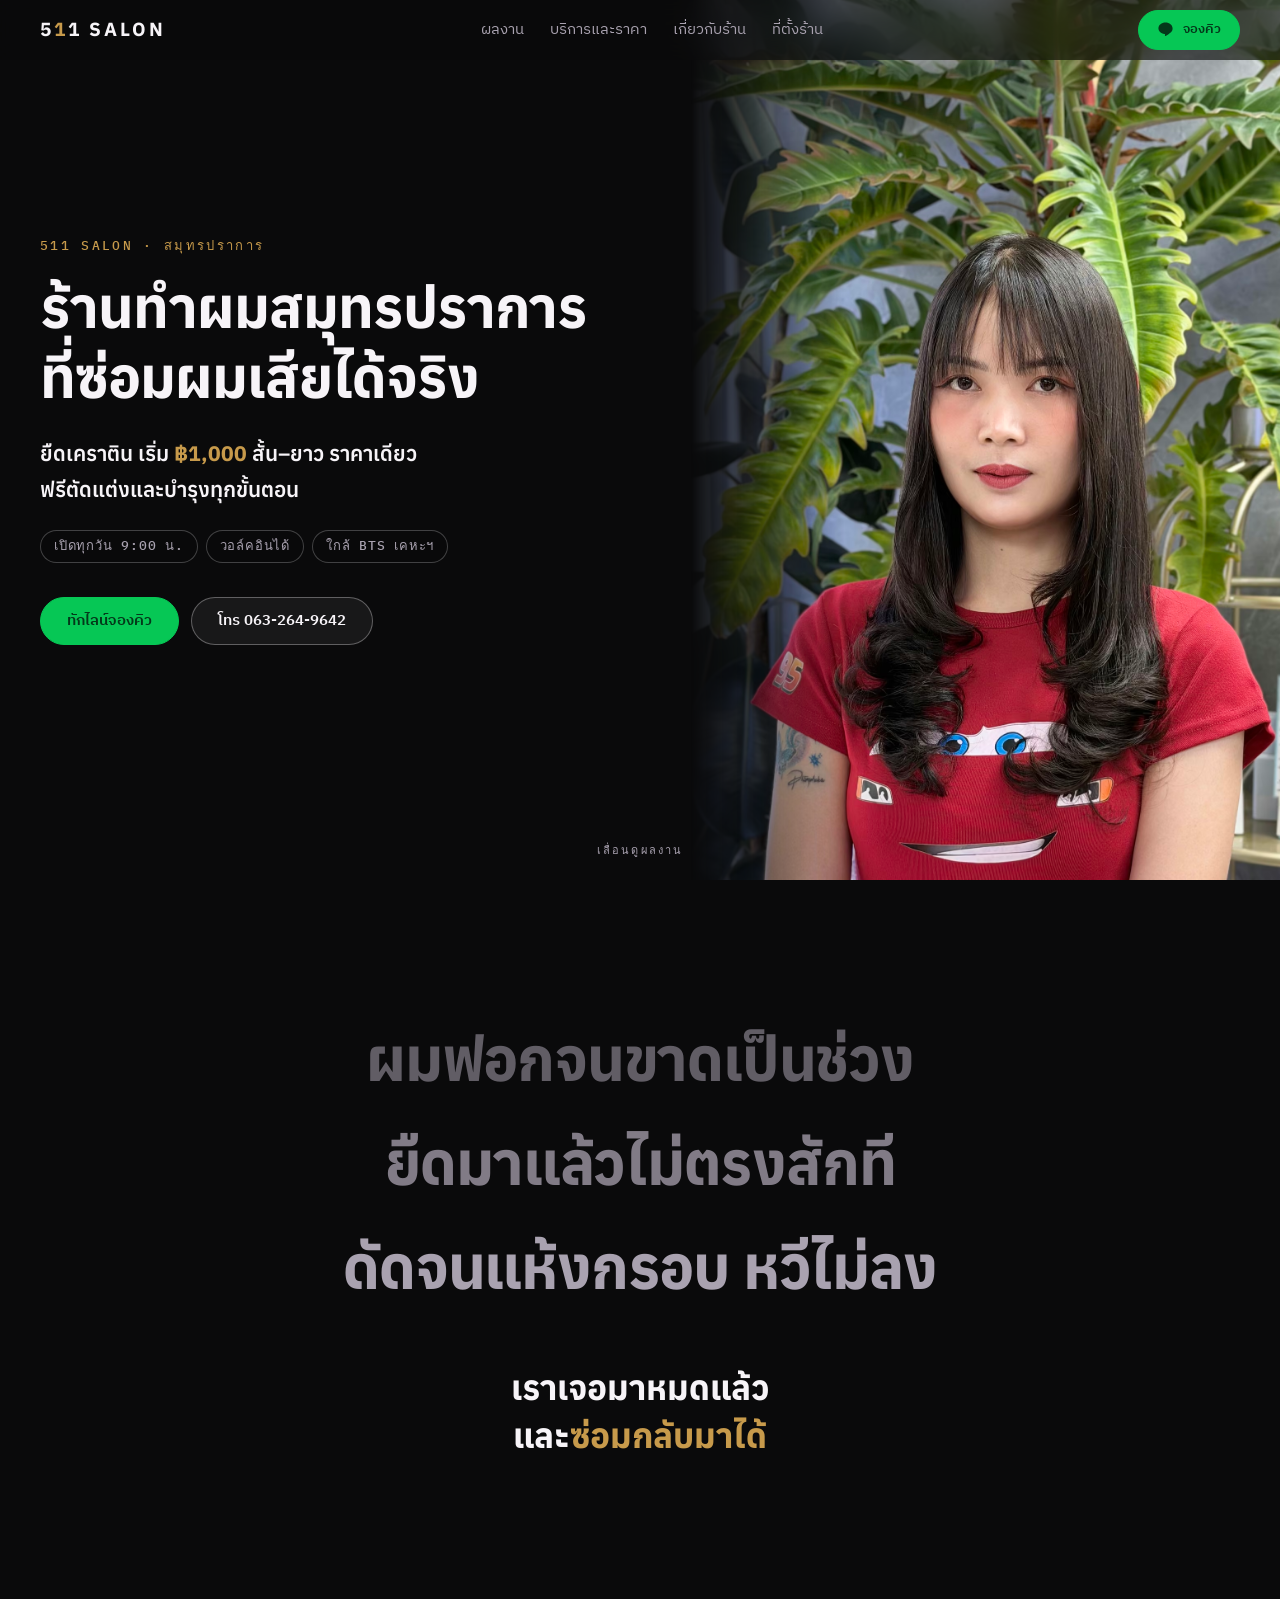
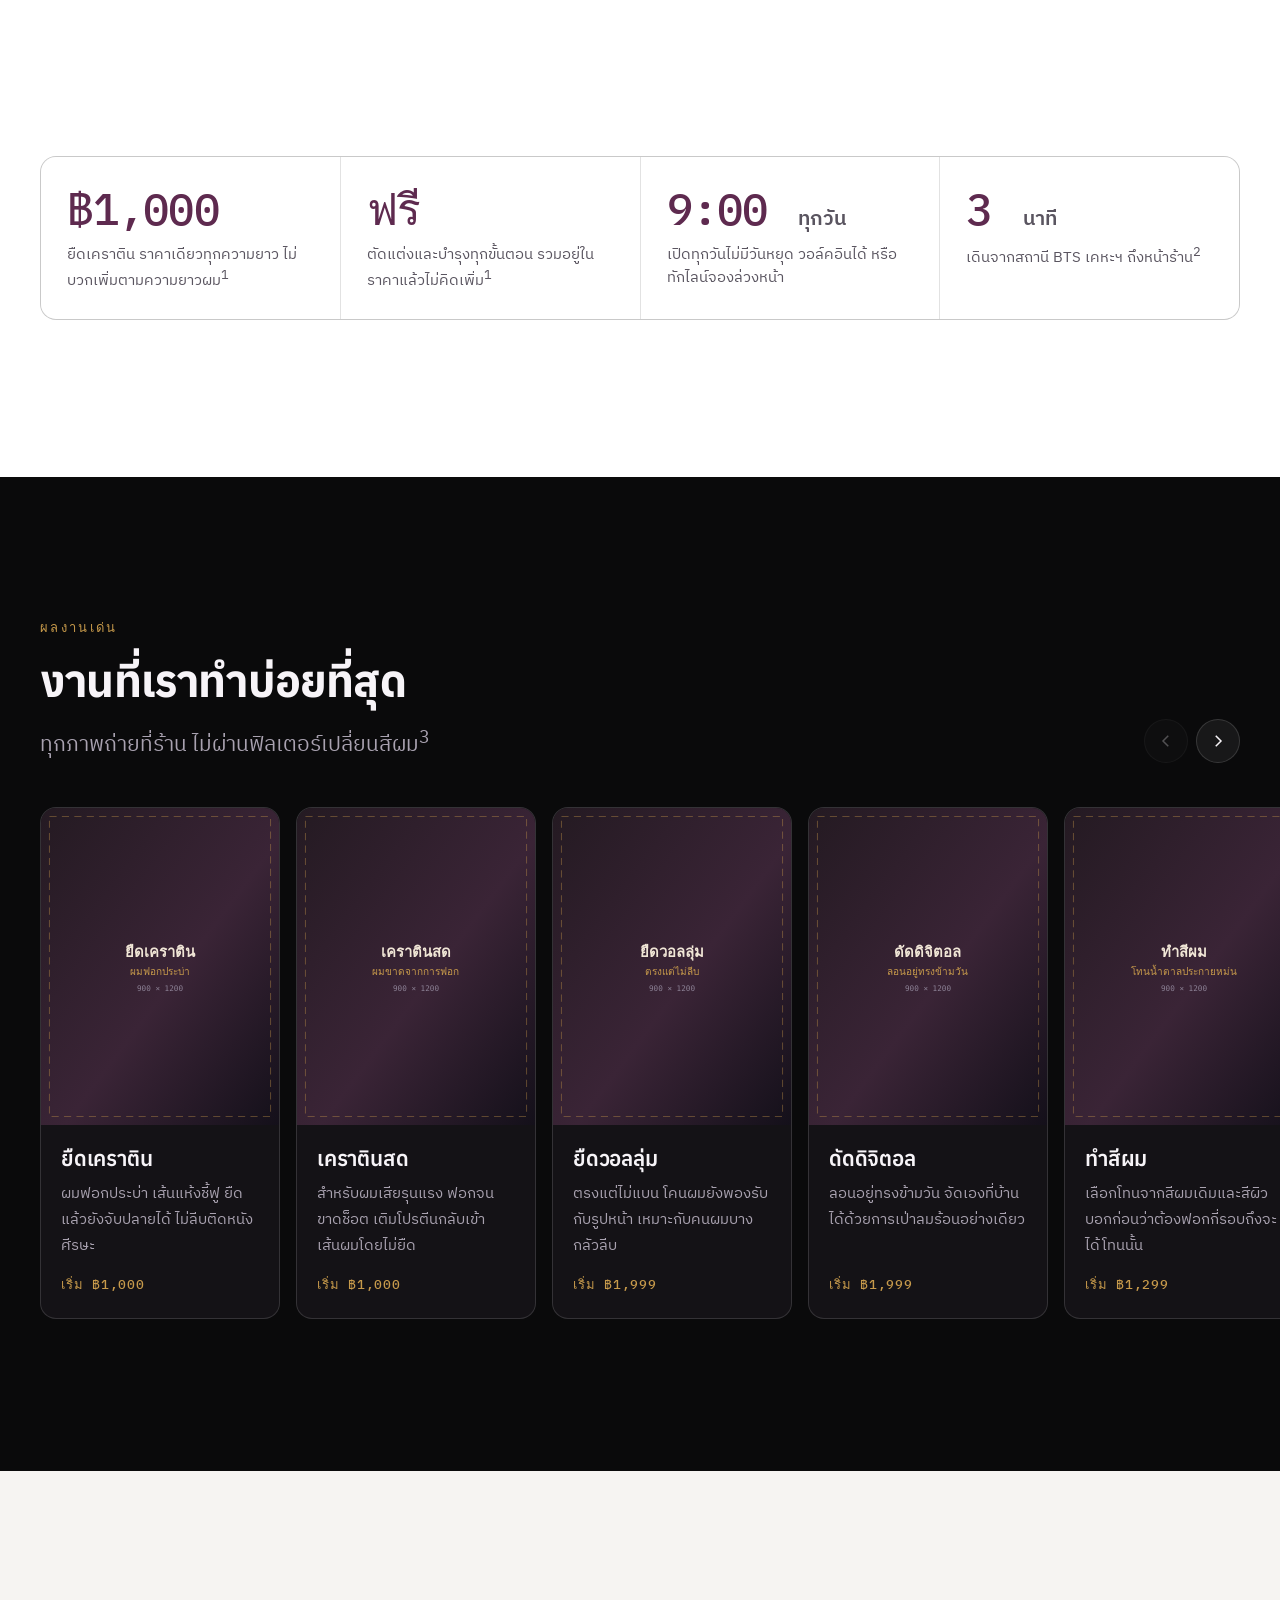
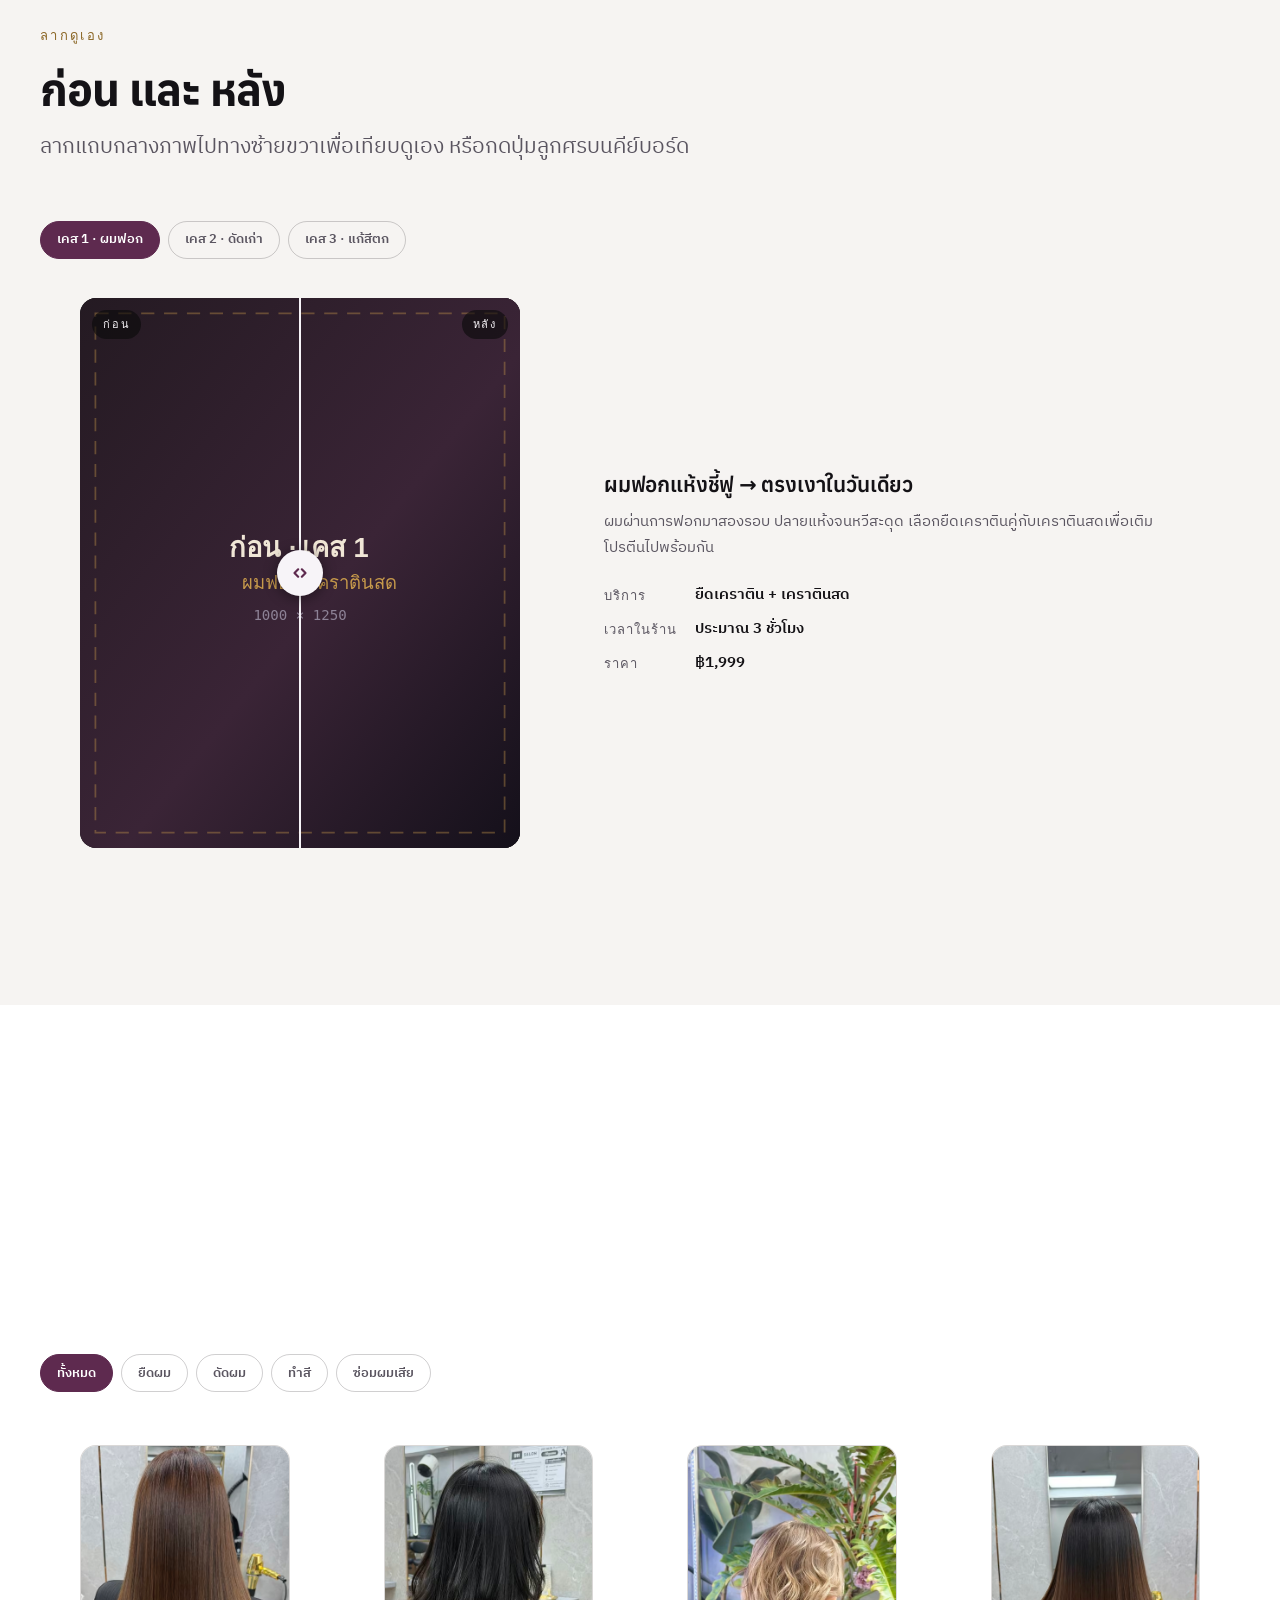
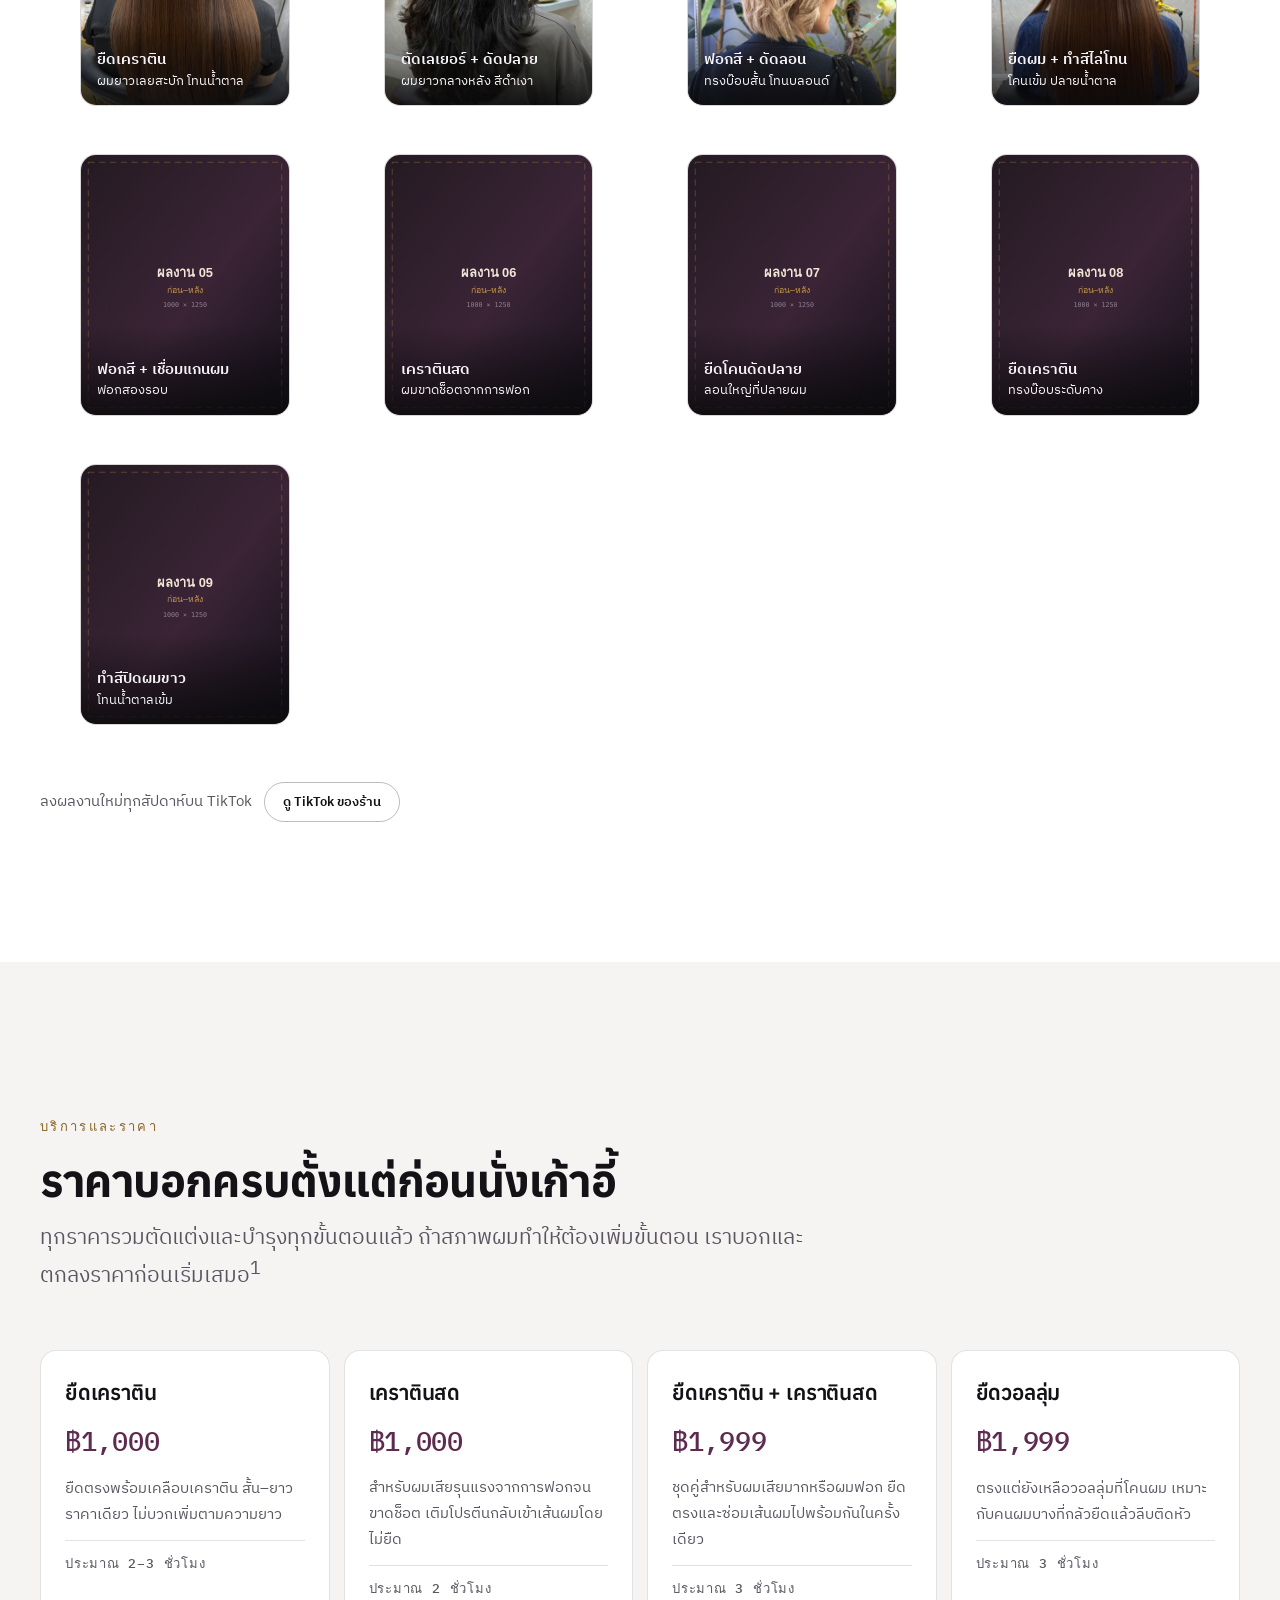
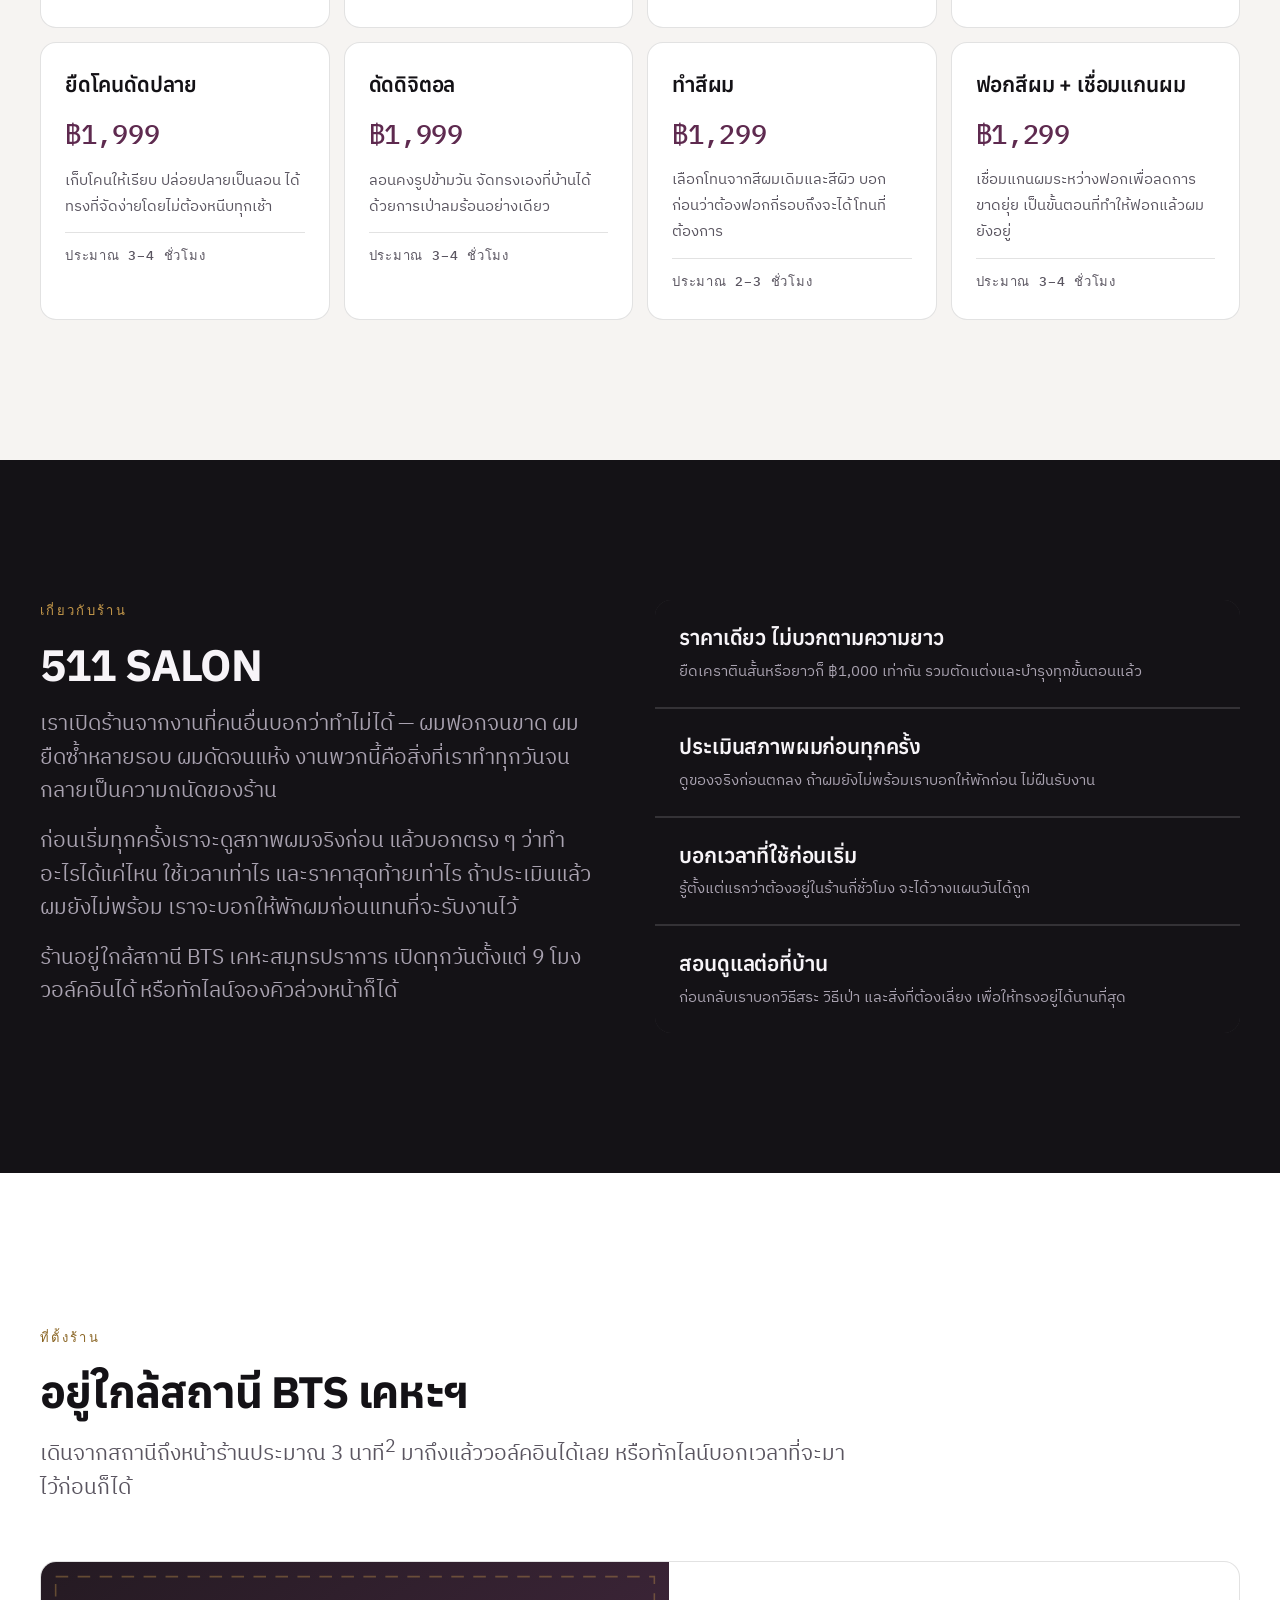
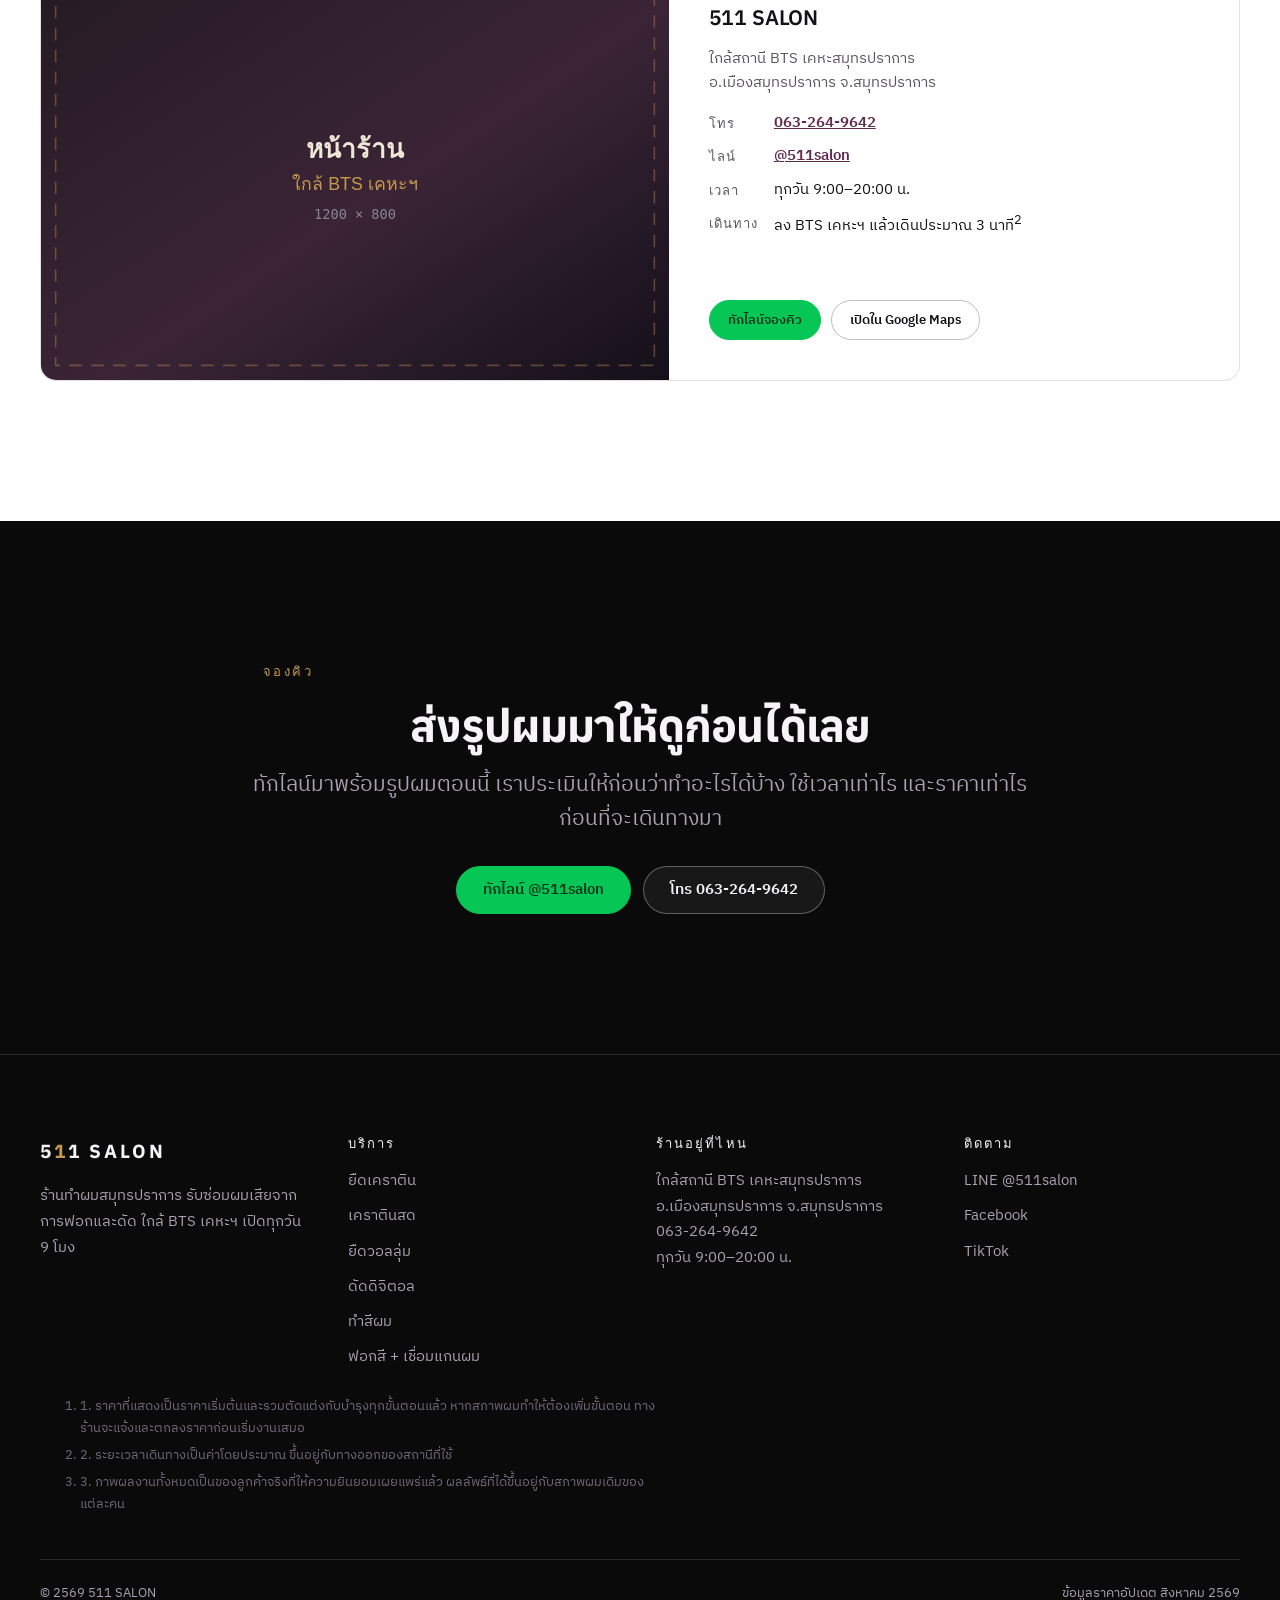
<file: 511salon/index.html>
<!DOCTYPE html>
<html lang="th">
<head>
<meta charset="utf-8">
<meta name="viewport" content="width=device-width, initial-scale=1">

<!-- ═══════════════════════════════════════════════════════════════════════
     TODO ก่อนขึ้นโดเมนจริง (511salon.com)
     1. ลบแท็ก robots noindex บรรทัดใต้คอมเมนต์นี้
        (ตอนนี้กันไม่ให้ Google เก็บหน้าพรีวิวบน github.io ไปแข่งกับโดเมนจริง)
     2. เติมค่าที่ทำเครื่องหมาย TODO(ยืนยัน) ทุกจุด — ที่อยู่ พิกัด เบอร์ ลิงก์ LINE
     3. เปลี่ยนภาพใน assets/img/placeholder/ เป็นภาพจริง (ดู README.md)
     4. ใส่โค้ด GA4 ตรงท้าย head
     5. เบอร์ 094-424-9394 ที่เคยผูกกับสาขาบางปู ถูกถอดออกจากหน้าแล้ว
        ถ้ายังใช้เบอร์นี้รับสายอยู่ ให้เพิ่มกลับในส่วนที่ตั้งร้านและฟุตเตอร์
     ═══════════════════════════════════════════════════════════════════════ -->
<meta name="robots" content="noindex,nofollow">

<title>511 SALON ร้านทำผมสมุทรปราการ | ยืดเคราติน 1,000 ใกล้ BTS เคหะฯ</title>
<meta name="description" content="511 SALON ร้านทำผมสมุทรปราการ รับซ่อมผมเสียจากการฟอกและดัด ยืดเคราตินเริ่ม 1,000 บาท สั้น–ยาวราคาเดียว ฟรีตัดแต่งและบำรุงทุกขั้นตอน ร้านอยู่ใกล้สถานี BTS เคหะสมุทรปราการ เปิดทุกวัน 9 โมง วอล์คอินได้">
<link rel="canonical" href="https://511salon.com/">
<meta name="theme-color" content="#0A0A0B">

<meta property="og:type" content="website">
<meta property="og:locale" content="th_TH">
<meta property="og:site_name" content="511 SALON">
<meta property="og:title" content="511 SALON — ร้านทำผมสมุทรปราการ ที่ซ่อมผมเสียได้จริง">
<meta property="og:description" content="ยืดเคราตินเริ่ม 1,000 บาท สั้น–ยาวราคาเดียว ฟรีตัดแต่งและบำรุงทุกขั้นตอน อยู่ใกล้ BTS เคหะสมุทรปราการ เปิดทุกวัน 9 โมง">
<meta property="og:url" content="https://511salon.com/">
<meta property="og:image" content="https://511salon.com/assets/img/placeholder/og.svg">
<meta property="og:image:width" content="1200">
<meta property="og:image:height" content="630">
<meta name="twitter:card" content="summary_large_image">

<link rel="icon" href="assets/img/favicon.svg" type="image/svg+xml">

<link rel="preload" as="font" type="font/woff2" crossorigin href="assets/fonts/anuphan-var-thai.woff2">
<link rel="preload" as="font" type="font/woff2" crossorigin href="assets/fonts/anuphan-var-latin.woff2">
<link rel="preload" as="font" type="font/woff2" crossorigin href="assets/fonts/plex-thai-400-thai.woff2">
<link rel="preload" as="image" type="image/avif" fetchpriority="high"
      media="(max-width: 860px)" imagesizes="100vw"
      imagesrcset="assets/img/hero-portrait-480.avif 480w, assets/img/hero-portrait-960.avif 960w, assets/img/hero-portrait-1600.avif 1600w">
<link rel="preload" as="image" type="image/avif" fetchpriority="high"
      media="(min-width: 861px)" imagesizes="100vw"
      imagesrcset="assets/img/hero-480.avif 480w, assets/img/hero-960.avif 960w, assets/img/hero-1600.avif 1600w">
<link rel="preload" as="image" type="image/avif" fetchpriority="high"
      media="(min-width: 861px)" imagesizes="100vw"
      imagesrcset="assets/img/hero-480.avif 480w, assets/img/hero-960.avif 960w, assets/img/hero-1600.avif 1600w">
<link rel="stylesheet" href="assets/css/main.css">

<script type="application/ld+json">
{
  "@context": "https://schema.org",
  "@graph": [
    {
      "@type": "Organization",
      "@id": "https://511salon.com/#org",
      "name": "511 SALON",
      "url": "https://511salon.com/",
      "logo": "https://511salon.com/assets/img/logo.png",
      "sameAs": [
        "https://www.facebook.com/p/511-SALON-61558333424240/",
        "https://www.tiktok.com/@511.salon",
        "https://www.tiktok.com/@511salon511"
      ]
    },
    {
      "@type": "WebSite",
      "@id": "https://511salon.com/#website",
      "url": "https://511salon.com/",
      "name": "511 SALON",
      "inLanguage": "th-TH",
      "publisher": { "@id": "https://511salon.com/#org" }
    },
    {
      "@type": "HairSalon",
      "@id": "https://511salon.com/#salon",
      "name": "511 SALON",
      "url": "https://511salon.com/",
      "parentOrganization": { "@id": "https://511salon.com/#org" },
      "image": "https://511salon.com/assets/img/placeholder/branch-keha.svg",
      "telephone": "+66632649642",
      "priceRange": "฿฿",
      "currenciesAccepted": "THB",
      "paymentAccepted": "เงินสด, โอนผ่านธนาคาร, พร้อมเพย์",
      "address": {
        "@type": "PostalAddress",
        "streetAddress": "TODO(ยืนยัน): ที่อยู่เต็มของร้าน",
        "addressLocality": "เมืองสมุทรปราการ",
        "addressRegion": "สมุทรปราการ",
        "postalCode": "TODO",
        "addressCountry": "TH"
      },
      "openingHoursSpecification": [{
        "@type": "OpeningHoursSpecification",
        "dayOfWeek": ["Monday","Tuesday","Wednesday","Thursday","Friday","Saturday","Sunday"],
        "opens": "09:00",
        "closes": "20:00"
      }],
      "areaServed": ["สมุทรปราการ","เคหะสมุทรปราการ","ตำหรุ","บางปู","สำโรง"],
      "makesOffer": [
        { "@type": "Offer", "itemOffered": { "@type": "Service", "name": "ยืดเคราติน" }, "price": "1000", "priceCurrency": "THB" },
        { "@type": "Offer", "itemOffered": { "@type": "Service", "name": "เคราตินสด" }, "price": "1000", "priceCurrency": "THB" },
        { "@type": "Offer", "itemOffered": { "@type": "Service", "name": "ยืดวอลลุ่ม" }, "price": "1999", "priceCurrency": "THB" },
        { "@type": "Offer", "itemOffered": { "@type": "Service", "name": "ดัดดิจิตอล" }, "price": "1999", "priceCurrency": "THB" },
        { "@type": "Offer", "itemOffered": { "@type": "Service", "name": "ทำสีผม" }, "price": "1299", "priceCurrency": "THB" },
        { "@type": "Offer", "itemOffered": { "@type": "Service", "name": "ฟอกสีผม + เชื่อมแกนผม" }, "price": "1299", "priceCurrency": "THB" }
      ]
    }
  ]
}
</script>
</head>

<body>
<a class="skip" href="#main">ข้ามไปที่เนื้อหา</a>

<!-- ═══ แถบนำทาง ═══════════════════════════════════════════════════════ -->
<header class="nav">
  <div class="shell">
    <a class="brand" href="#top">5<b>1</b>1 SALON</a>
    <ul class="navlinks" id="navlinks">
      <li><a href="#work">ผลงาน</a></li>
      <li><a href="#services">บริการและราคา</a></li>
      <li><a href="#about">เกี่ยวกับร้าน</a></li>
      <li><a href="#location">ที่ตั้งร้าน</a></li>
    </ul>
    <!-- TODO(ยืนยัน): เปลี่ยนเป็นลิงก์ LINE OA ตัวจริง เช่น https://lin.ee/xxxxxxx -->
    <a class="btn btn-line btn-sm" href="https://line.me/R/ti/p/@511salon"
       data-ev="click_line" data-ev-where="nav" rel="noopener">
      <svg viewBox="0 0 24 24" fill="currentColor" aria-hidden="true"><path d="M12 2C6.5 2 2 5.7 2 10.2c0 4 3.6 7.4 8.4 8 .3.1.8.2.9.5.1.3.1.7 0 1l-.1.9c0 .3-.2 1 .9.6 1.1-.5 6-3.5 8.2-6h0C21.8 13.7 22 12 22 10.2 22 5.7 17.5 2 12 2Z"/></svg>
      จองคิว
    </a>
    <button class="navtoggle" type="button" aria-expanded="false" aria-controls="navlinks" aria-label="เปิดเมนู">
      <svg width="22" height="22" viewBox="0 0 24 24" fill="none" stroke="currentColor" stroke-width="2" aria-hidden="true"><path d="M3 6h18M3 12h18M3 18h18"/></svg>
    </button>
  </div>
</header>

<main id="main">

<!-- ═══ 01 · HERO ══════════════════════════════════════════════════════ -->
<section class="hero" id="top">
  <picture>
    <source media="(max-width: 860px)" type="image/avif" sizes="100vw"
            srcset="assets/img/hero-portrait-480.avif 480w,
                    assets/img/hero-portrait-960.avif 960w,
                    assets/img/hero-portrait-1600.avif 1600w">
    <source media="(max-width: 860px)" type="image/webp" sizes="100vw"
            srcset="assets/img/hero-portrait-480.webp 480w,
                    assets/img/hero-portrait-960.webp 960w,
                    assets/img/hero-portrait-1600.webp 1600w">
    <source media="(max-width: 860px)" type="image/jpeg" sizes="100vw"
            srcset="assets/img/hero-portrait-480.jpg 480w,
                    assets/img/hero-portrait-960.jpg 960w,
                    assets/img/hero-portrait-1600.jpg 1600w">
    <source type="image/avif" sizes="46vw"
            srcset="assets/img/hero-480.avif 480w,
                    assets/img/hero-960.avif 960w,
                    assets/img/hero-1600.avif 1600w">
    <source type="image/webp" sizes="46vw"
            srcset="assets/img/hero-480.webp 480w,
                    assets/img/hero-960.webp 960w,
                    assets/img/hero-1600.webp 1600w">
    <img src="assets/img/hero-960.jpg" class="hero-img" alt="ลูกค้า 511 SALON ผมยาวสีดำ ตัดผมม้า ปลายดัดเป็นลอนใหญ่ ถ่ายที่หน้าร้าน" width="1800" height="1200" fetchpriority="high">
  </picture>
  <div class="shell">
    <p class="eyebrow">511 SALON · สมุทรปราการ</p>
    <h1>ร้านทำผมสมุทรปราการ<br>ที่ซ่อมผมเสียได้จริง</h1>
    <p class="hero-price">ยืดเคราติน เริ่ม <b>฿1,000</b> สั้น–ยาว ราคาเดียว<br>ฟรีตัดแต่งและบำรุงทุกขั้นตอน</p>
    <p class="hero-meta">
      <span>เปิดทุกวัน 9:00 น.</span>
      <span>วอล์คอินได้</span>
      <span>ใกล้ BTS เคหะฯ</span>
    </p>
    <div class="hero-cta">
      <a class="btn btn-line" href="https://line.me/R/ti/p/@511salon" data-ev="click_line" data-ev-where="hero" rel="noopener">ทักไลน์จองคิว</a>
      <a class="btn btn-ghost-d" href="tel:+66632649642" data-ev="click_phone" data-ev-where="hero">โทร 063-264-9642</a>
    </div>
  </div>
  <span class="scrollcue" aria-hidden="true">เลื่อนดูผลงาน</span>
</section>

<!-- ═══ 02 · บทเปิด ════════════════════════════════════════════════════ -->
<section class="sec sec-dark statement">
  <div class="shell">
    <ul>
      <li class="reveal">ผมฟอกจนขาดเป็นช่วง</li>
      <li class="reveal reveal-d1">ยืดมาแล้วไม่ตรงสักที</li>
      <li class="reveal reveal-d2">ดัดจนแห้งกรอบ หวีไม่ลง</li>
    </ul>
    <p class="punch reveal reveal-d3">เราเจอมาหมดแล้ว<br>และ<b>ซ่อมกลับมาได้</b></p>
  </div>
</section>

<!-- ═══ 03 · ไทล์ตัวเลข ════════════════════════════════════════════════ -->
<section class="sec sec-light">
  <div class="shell">
    <dl class="tiles reveal">
      <div class="tile">
        <dt><span data-count="1000" data-prefix="฿">฿1,000</span></dt>
        <dd>ยืดเคราติน ราคาเดียวทุกความยาว ไม่บวกเพิ่มตามความยาวผม<sup>1</sup></dd>
      </div>
      <div class="tile">
        <dt>ฟรี</dt>
        <dd>ตัดแต่งและบำรุงทุกขั้นตอน รวมอยู่ในราคาแล้วไม่คิดเพิ่ม<sup>1</sup></dd>
      </div>
      <div class="tile">
        <dt>9:00 <small>ทุกวัน</small></dt>
        <dd>เปิดทุกวันไม่มีวันหยุด วอล์คอินได้ หรือทักไลน์จองล่วงหน้า</dd>
      </div>
      <div class="tile">
        <dt><span data-count="3">3</span> <small>นาที</small></dt>
        <dd>เดินจากสถานี BTS เคหะฯ ถึงหน้าร้าน<sup>2</sup></dd>
      </div>
    </dl>
  </div>
</section>

<!-- ═══ 04 · ผลงานเด่น (การ์ดเลื่อนแนวนอน) ═════════════════════════════ -->
<section class="sec sec-dark" id="work">
  <div class="shell">
    <div class="rail-head reveal">
      <div>
        <p class="eyebrow">ผลงานเด่น</p>
        <h2>งานที่เราทำบ่อยที่สุด</h2>
        <p class="lede">ทุกภาพถ่ายที่ร้าน ไม่ผ่านฟิลเตอร์เปลี่ยนสีผม<sup>3</sup></p>
      </div>
      <div class="rail-nav">
        <button class="rail-btn" type="button" data-rail-prev aria-label="เลื่อนไปทางซ้าย">
          <svg width="18" height="18" viewBox="0 0 24 24" fill="none" stroke="currentColor" stroke-width="2" aria-hidden="true"><path d="M15 19 8 12l7-7"/></svg>
        </button>
        <button class="rail-btn" type="button" data-rail-next aria-label="เลื่อนไปทางขวา">
          <svg width="18" height="18" viewBox="0 0 24 24" fill="none" stroke="currentColor" stroke-width="2" aria-hidden="true"><path d="m9 5 7 7-7 7"/></svg>
        </button>
      </div>
    </div>
  </div>

  <div class="shell">
    <div class="rail" data-rail tabindex="0" role="region" aria-label="ผลงานเด่นของร้าน เลื่อนแนวนอนได้">
      <article class="card-work">
        <img src="assets/img/placeholder/rail-keratin.svg" alt="ผมยาวประบ่าที่ผ่านการฟอกมาก่อน หลังยืดเคราตินแล้วตรงเงาเป็นเส้นเดียวกัน" width="900" height="1200" loading="lazy" decoding="async">
        <div class="body"><h3>ยืดเคราติน</h3><p>ผมฟอกประบ่า เส้นแห้งชี้ฟู ยืดแล้วยังจับปลายได้ ไม่ลีบติดหนังศีรษะ</p><p class="price">เริ่ม ฿1,000</p></div>
      </article>
      <article class="card-work">
        <img src="assets/img/placeholder/rail-treatment.svg" alt="ผมที่ขาดเป็นช่วงจากการฟอก หลังทำเคราตินสดแล้วเส้นผมกลับมาเรียบต่อเนื่อง" width="900" height="1200" loading="lazy" decoding="async">
        <div class="body"><h3>เคราตินสด</h3><p>สำหรับผมเสียรุนแรง ฟอกจนขาดช็อต เติมโปรตีนกลับเข้าเส้นผมโดยไม่ยืด</p><p class="price">เริ่ม ฿1,000</p></div>
      </article>
      <article class="card-work">
        <img src="assets/img/placeholder/rail-volume.svg" alt="ผมยาวหลังยืดวอลลุ่ม โคนผมยังมีวอลลุ่ม ปลายตรงเป็นระเบียบ" width="900" height="1200" loading="lazy" decoding="async">
        <div class="body"><h3>ยืดวอลลุ่ม</h3><p>ตรงแต่ไม่แบน โคนผมยังพองรับกับรูปหน้า เหมาะกับคนผมบางกลัวลีบ</p><p class="price">เริ่ม ฿1,999</p></div>
      </article>
      <article class="card-work">
        <img src="assets/img/placeholder/rail-perm.svg" alt="ลอนผมจากการดัดดิจิตอล ลอนเป็นระเบียบตั้งแต่กลางลงปลาย" width="900" height="1200" loading="lazy" decoding="async">
        <div class="body"><h3>ดัดดิจิตอล</h3><p>ลอนอยู่ทรงข้ามวัน จัดเองที่บ้านได้ด้วยการเป่าลมร้อนอย่างเดียว</p><p class="price">เริ่ม ฿1,999</p></div>
      </article>
      <article class="card-work">
        <img src="assets/img/placeholder/rail-color.svg" alt="ผมย้อมโทนน้ำตาลประกายหม่น ถ่ายใต้แสงธรรมชาติที่หน้าร้าน" width="900" height="1200" loading="lazy" decoding="async">
        <div class="body"><h3>ทำสีผม</h3><p>เลือกโทนจากสีผมเดิมและสีผิว บอกก่อนว่าต้องฟอกกี่รอบถึงจะได้โทนนั้น</p><p class="price">เริ่ม ฿1,299</p></div>
      </article>
      <article class="card-work">
        <img src="assets/img/placeholder/rail-bleach.svg" alt="ผมที่ฟอกสีพร้อมเชื่อมแกนผม ปลายผมยังไม่ขาดยุ่ยหลังฟอก" width="900" height="1200" loading="lazy" decoding="async">
        <div class="body"><h3>ฟอกสี + เชื่อมแกนผม</h3><p>เชื่อมแกนระหว่างฟอก ลดการขาดยุ่ยของเส้นผม ทำสีต่อได้ในวันเดียวกัน</p><p class="price">เริ่ม ฿1,299</p></div>
      </article>
    </div>
  </div>
</section>

<!-- ═══ 05 · ลากเทียบก่อน–หลัง ═════════════════════════════════════════ -->
<section class="sec sec-light2">
  <div class="shell">
    <div class="sechead reveal">
      <p class="eyebrow">ลากดูเอง</p>
      <h2>ก่อน และ หลัง</h2>
      <p class="lede">ลากแถบกลางภาพไปทางซ้ายขวาเพื่อเทียบดูเอง หรือกดปุ่มลูกศรบนคีย์บอร์ด</p>
    </div>

    <div class="cmp-tabs" role="tablist" aria-label="เลือกเคสผลงาน">
      <button class="chip" type="button" role="tab" aria-selected="true" data-case
              data-before="cmp-1-before"
              data-after="cmp-1-after"
              data-alt-before="ผมฟอกแห้งชี้ฟูก่อนเข้าร้าน"
              data-alt-after="ผมเส้นเดียวกันหลังยืดเคราตินและทำเคราตินสด ตรงเงาเรียบ"
              data-title="ผมฟอกแห้งชี้ฟู → ตรงเงาในวันเดียว"
              data-desc="ผมผ่านการฟอกมาสองรอบ ปลายแห้งจนหวีสะดุด เลือกยืดเคราตินคู่กับเคราตินสดเพื่อเติมโปรตีนไปพร้อมกัน"
              data-service="ยืดเคราติน + เคราตินสด" data-time="ประมาณ 3 ชั่วโมง" data-price="฿1,999">เคส 1 · ผมฟอก</button>
      <button class="chip" type="button" role="tab" aria-selected="false" data-case
              data-before="cmp-2-before"
              data-after="cmp-2-after"
              data-alt-before="ผมดัดเก่าที่ปลายแตกและทรงเสียก่อนแก้"
              data-alt-after="ผมหลังยืดวอลลุ่ม โคนพองปลายตรงเป็นระเบียบ"
              data-title="ดัดเก่าปลายแตก → ตรงแต่ไม่ลีบ"
              data-desc="ลอนเก่าคลายไม่เท่ากันจนทรงเสีย ใช้ยืดวอลลุ่มเพื่อเก็บทรงโดยยังเหลือวอลลุ่มที่โคน ไม่ให้แบนติดหัว"
              data-service="ยืดวอลลุ่ม" data-time="ประมาณ 3 ชั่วโมง" data-price="฿1,999">เคส 2 · ดัดเก่า</button>
      <button class="chip" type="button" role="tab" aria-selected="false" data-case
              data-before="cmp-3-before"
              data-after="cmp-3-after"
              data-alt-before="ผมย้อมที่สีตกกลายเป็นโทนส้ม"
              data-alt-after="ผมหลังฟอกและเชื่อมแกนผม ได้โทนน้ำตาลหม่นสม่ำเสมอ"
              data-title="สีตกเป็นส้ม → น้ำตาลหม่นเสมอกัน"
              data-desc="สีเดิมตกจนเหลือโทนส้มไม่เท่ากันทั้งหัว ฟอกพร้อมเชื่อมแกนผมเพื่อคุมความเสียหาย แล้วลงโทนใหม่ในวันเดียวกัน"
              data-service="ฟอกสีผม + เชื่อมแกนผม" data-time="ประมาณ 4 ชั่วโมง" data-price="฿1,299">เคส 3 · แก้สีตก</button>
    </div>

    <div class="cmp-wrap">
      <figure class="cmp reveal" data-compare style="--pos:50%">
        <span class="tag tag-b">ก่อน</span>
        <span class="tag tag-a">หลัง</span>
        <div class="before"><img src="assets/img/placeholder/cmp-1-before.svg" alt="ผมฟอกแห้งชี้ฟูก่อนเข้าร้าน" width="1000" height="1250" loading="lazy" decoding="async"></div>
        <div class="after"><img src="assets/img/placeholder/cmp-1-after.svg" alt="ผมเส้นเดียวกันหลังยืดเคราตินและทำเคราตินสด ตรงเงาเรียบ" width="1000" height="1250" loading="lazy" decoding="async"></div>
        <span class="handle" aria-hidden="true"></span>
        <input class="cmp-range" type="range" min="0" max="100" value="50" step="1"
               aria-label="เลื่อนเพื่อเทียบภาพก่อนและหลัง" data-ev="drag_compare">
      </figure>

      <div class="cmp-note reveal reveal-d1" data-compare-note>
        <h3>ผมฟอกแห้งชี้ฟู → ตรงเงาในวันเดียว</h3>
        <p>ผมผ่านการฟอกมาสองรอบ ปลายแห้งจนหวีสะดุด เลือกยืดเคราตินคู่กับเคราตินสดเพื่อเติมโปรตีนไปพร้อมกัน</p>
        <dl>
          <dt>บริการ</dt><dd data-fill-service>ยืดเคราติน + เคราตินสด</dd>
          <dt>เวลาในร้าน</dt><dd data-fill-time>ประมาณ 3 ชั่วโมง</dd>
          <dt>ราคา</dt><dd data-fill-price>฿1,999</dd>
        </dl>
      </div>
    </div>
  </div>
</section>

<!-- ═══ 06 · แกลเลอรีผลงาน ═════════════════════════════════════════════ -->
<section class="sec sec-light">
  <div class="shell">
    <div class="sechead reveal">
      <p class="eyebrow">แกลเลอรี</p>
      <h2>ผลงานล่าสุดจากหน้าร้าน</h2>
      <p class="lede">แสดง <span data-filter-count>9</span> ผลงาน — กรองตามบริการที่สนใจได้</p>
    </div>

    <div class="filters reveal" data-filters role="group" aria-label="กรองผลงานตามบริการ">
      <button class="chip" type="button" data-filter="all" aria-pressed="true">ทั้งหมด</button>
      <button class="chip" type="button" data-filter="straighten" aria-pressed="false">ยืดผม</button>
      <button class="chip" type="button" data-filter="perm" aria-pressed="false">ดัดผม</button>
      <button class="chip" type="button" data-filter="color" aria-pressed="false">ทำสี</button>
      <button class="chip" type="button" data-filter="repair" aria-pressed="false">ซ่อมผมเสีย</button>
    </div>

    <div class="grid-work">
      <figure class="work reveal" data-tags="straighten repair">
        <picture>
          <source type="image/avif" sizes="(max-width:860px) 88vw, 25vw"
                  srcset="assets/img/work-01-480.avif 480w,
                          assets/img/work-01-960.avif 960w,
                          assets/img/work-01-1600.avif 1600w">
          <source type="image/webp" sizes="(max-width:860px) 88vw, 25vw"
                  srcset="assets/img/work-01-480.webp 480w,
                          assets/img/work-01-960.webp 960w,
                          assets/img/work-01-1600.webp 1600w">
          <img src="assets/img/work-01-960.jpg" alt="ผมยาวเลยสะบักโทนน้ำตาลหลังยืดเคราติน ตรงเงาเป็นเส้นเดียวกันตั้งแต่โคนถึงปลาย" width="1000" height="1250" loading="lazy" decoding="async">
        </picture>
        <figcaption><b>ยืดเคราติน</b>ผมยาวเลยสะบัก โทนน้ำตาล</figcaption>
      </figure>
      <figure class="work reveal reveal-d1" data-tags="perm">
        <picture>
          <source type="image/avif" sizes="(max-width:860px) 88vw, 25vw"
                  srcset="assets/img/work-02-480.avif 480w,
                          assets/img/work-02-960.avif 960w,
                          assets/img/work-02-1600.avif 1600w">
          <source type="image/webp" sizes="(max-width:860px) 88vw, 25vw"
                  srcset="assets/img/work-02-480.webp 480w,
                          assets/img/work-02-960.webp 960w,
                          assets/img/work-02-1600.webp 1600w">
          <img src="assets/img/work-02-960.jpg" alt="ผมดำยาวกลางหลังตัดเลเยอร์ ปลายดัดเป็นวอลลุ่มพลิ้วทั้งสองข้าง" width="1000" height="1250" loading="lazy" decoding="async">
        </picture>
        <figcaption><b>ตัดเลเยอร์ + ดัดปลาย</b>ผมยาวกลางหลัง สีดำเงา</figcaption>
      </figure>
      <figure class="work reveal reveal-d2" data-tags="color perm">
        <picture>
          <source type="image/avif" sizes="(max-width:860px) 88vw, 25vw"
                  srcset="assets/img/work-03-480.avif 480w,
                          assets/img/work-03-960.avif 960w,
                          assets/img/work-03-1600.avif 1600w">
          <source type="image/webp" sizes="(max-width:860px) 88vw, 25vw"
                  srcset="assets/img/work-03-480.webp 480w,
                          assets/img/work-03-960.webp 960w,
                          assets/img/work-03-1600.webp 1600w">
          <img src="assets/img/work-03-960.jpg" alt="ผมทรงบ๊อบสั้นฟอกเป็นโทนบลอนด์ ปลายดัดเป็นลอนหลวม" width="1000" height="1250" loading="lazy" decoding="async">
        </picture>
        <figcaption><b>ฟอกสี + ดัดลอน</b>ทรงบ๊อบสั้น โทนบลอนด์</figcaption>
      </figure>
      <figure class="work reveal" data-tags="straighten color">
        <picture>
          <source type="image/avif" sizes="(max-width:860px) 88vw, 25vw"
                  srcset="assets/img/work-04-480.avif 480w,
                          assets/img/work-04-960.avif 960w,
                          assets/img/work-04-1600.avif 1600w">
          <source type="image/webp" sizes="(max-width:860px) 88vw, 25vw"
                  srcset="assets/img/work-04-480.webp 480w,
                          assets/img/work-04-960.webp 960w,
                          assets/img/work-04-1600.webp 1600w">
          <img src="assets/img/work-04-960.jpg" alt="ผมยาวตรงเงา ไล่โทนจากโคนสีเข้มไปปลายสีน้ำตาล" width="1000" height="1250" loading="lazy" decoding="async">
        </picture>
        <figcaption><b>ยืดผม + ทำสีไล่โทน</b>โคนเข้ม ปลายน้ำตาล</figcaption>
      </figure>
      <figure class="work reveal reveal-d1" data-tags="color repair">
        <img src="assets/img/placeholder/work-05.svg" alt="ผมหลังฟอกสีพร้อมเชื่อมแกนผม ปลายผมยังไม่ขาดยุ่ย" width="1000" height="1250" loading="lazy" decoding="async">
        <figcaption><b>ฟอกสี + เชื่อมแกนผม</b>ฟอกสองรอบ</figcaption>
      </figure>
      <figure class="work reveal reveal-d2" data-tags="repair">
        <img src="assets/img/placeholder/work-06.svg" alt="ผมที่เคยขาดเป็นช่วงจากการฟอก หลังทำเคราตินสดแล้วเส้นเรียบต่อเนื่อง" width="1000" height="1250" loading="lazy" decoding="async">
        <figcaption><b>เคราตินสด</b>ผมขาดช็อตจากการฟอก</figcaption>
      </figure>
      <figure class="work reveal" data-tags="straighten perm">
        <img src="assets/img/placeholder/work-07.svg" alt="ผมยืดโคนดัดปลาย โคนตรงปลายเป็นลอนใหญ่" width="1000" height="1250" loading="lazy" decoding="async">
        <figcaption><b>ยืดโคนดัดปลาย</b>ลอนใหญ่ที่ปลายผม</figcaption>
      </figure>
      <figure class="work reveal reveal-d1" data-tags="straighten">
        <img src="assets/img/placeholder/work-08.svg" alt="ผมสั้นระดับคางหลังยืดเคราติน ทรงบ๊อบเข้ารูป" width="1000" height="1250" loading="lazy" decoding="async">
        <figcaption><b>ยืดเคราติน</b>ทรงบ๊อบระดับคาง</figcaption>
      </figure>
      <figure class="work reveal reveal-d2" data-tags="color">
        <img src="assets/img/placeholder/work-09.svg" alt="ผมทำสีปิดผมขาวโทนน้ำตาลเข้มเสมอกันทั้งหัว" width="1000" height="1250" loading="lazy" decoding="async">
        <figcaption><b>ทำสีปิดผมขาว</b>โทนน้ำตาลเข้ม</figcaption>
      </figure>
    </div>

    <div class="gallery-more reveal">
      <p>ลงผลงานใหม่ทุกสัปดาห์บน TikTok</p>
      <a class="btn btn-ghost-l btn-sm" href="https://www.tiktok.com/@511.salon" rel="noopener" data-ev="click_social" data-ev-where="gallery">ดู TikTok ของร้าน</a>
    </div>
  </div>
</section>

<!-- ═══ 07 · บริการและราคา ═════════════════════════════════════════════ -->
<section class="sec sec-light2" id="services">
  <div class="shell">
    <div class="sechead reveal">
      <p class="eyebrow">บริการและราคา</p>
      <h2>ราคาบอกครบตั้งแต่ก่อนนั่งเก้าอี้</h2>
      <p class="lede">ทุกราคารวมตัดแต่งและบำรุงทุกขั้นตอนแล้ว ถ้าสภาพผมทำให้ต้องเพิ่มขั้นตอน เราบอกและตกลงราคาก่อนเริ่มเสมอ<sup>1</sup></p>
    </div>

    <div class="grid-svc">
      <article class="svc reveal">
        <h3>ยืดเคราติน</h3>
        <p class="price">฿1,000</p>
        <p>ยืดตรงพร้อมเคลือบเคราติน สั้น–ยาวราคาเดียว ไม่บวกเพิ่มตามความยาว</p>
        <p class="meta">ประมาณ 2–3 ชั่วโมง</p>
      </article>
      <article class="svc reveal reveal-d1">
        <h3>เคราตินสด</h3>
        <p class="price">฿1,000</p>
        <p>สำหรับผมเสียรุนแรงจากการฟอกจนขาดช็อต เติมโปรตีนกลับเข้าเส้นผมโดยไม่ยืด</p>
        <p class="meta">ประมาณ 2 ชั่วโมง</p>
      </article>
      <article class="svc reveal reveal-d2">
        <h3>ยืดเคราติน + เคราตินสด</h3>
        <p class="price">฿1,999</p>
        <p>ชุดคู่สำหรับผมเสียมากหรือผมฟอก ยืดตรงและซ่อมเส้นผมไปพร้อมกันในครั้งเดียว</p>
        <p class="meta">ประมาณ 3 ชั่วโมง</p>
      </article>
      <article class="svc reveal">
        <h3>ยืดวอลลุ่ม</h3>
        <p class="price">฿1,999</p>
        <p>ตรงแต่ยังเหลือวอลลุ่มที่โคนผม เหมาะกับคนผมบางที่กลัวยืดแล้วลีบติดหัว</p>
        <p class="meta">ประมาณ 3 ชั่วโมง</p>
      </article>
      <article class="svc reveal reveal-d1">
        <h3>ยืดโคนดัดปลาย</h3>
        <p class="price">฿1,999</p>
        <p>เก็บโคนให้เรียบ ปล่อยปลายเป็นลอน ได้ทรงที่จัดง่ายโดยไม่ต้องหนีบทุกเช้า</p>
        <p class="meta">ประมาณ 3–4 ชั่วโมง</p>
      </article>
      <article class="svc reveal reveal-d2">
        <h3>ดัดดิจิตอล</h3>
        <p class="price">฿1,999</p>
        <p>ลอนคงรูปข้ามวัน จัดทรงเองที่บ้านได้ด้วยการเป่าลมร้อนอย่างเดียว</p>
        <p class="meta">ประมาณ 3–4 ชั่วโมง</p>
      </article>
      <article class="svc reveal">
        <h3>ทำสีผม</h3>
        <p class="price">฿1,299</p>
        <p>เลือกโทนจากสีผมเดิมและสีผิว บอกก่อนว่าต้องฟอกกี่รอบถึงจะได้โทนที่ต้องการ</p>
        <p class="meta">ประมาณ 2–3 ชั่วโมง</p>
      </article>
      <article class="svc reveal reveal-d1">
        <h3>ฟอกสีผม + เชื่อมแกนผม</h3>
        <p class="price">฿1,299</p>
        <p>เชื่อมแกนผมระหว่างฟอกเพื่อลดการขาดยุ่ย เป็นขั้นตอนที่ทำให้ฟอกแล้วผมยังอยู่</p>
        <p class="meta">ประมาณ 3–4 ชั่วโมง</p>
      </article>
    </div>
  </div>
</section>

<!-- ═══ 08 · เกี่ยวกับร้าน ═════════════════════════════════════════════ -->
<section class="sec sec-dark2" id="about">
  <div class="shell about">
    <div class="reveal">
      <p class="eyebrow">เกี่ยวกับร้าน</p>
      <h2>511 SALON</h2>
      <p class="lede">เราเปิดร้านจากงานที่คนอื่นบอกว่าทำไม่ได้ — ผมฟอกจนขาด ผมยืดซ้ำหลายรอบ ผมดัดจนแห้ง งานพวกนี้คือสิ่งที่เราทำทุกวันจนกลายเป็นความถนัดของร้าน</p>
      <p class="lede">ก่อนเริ่มทุกครั้งเราจะดูสภาพผมจริงก่อน แล้วบอกตรง ๆ ว่าทำอะไรได้แค่ไหน ใช้เวลาเท่าไร และราคาสุดท้ายเท่าไร ถ้าประเมินแล้วผมยังไม่พร้อม เราจะบอกให้พักผมก่อนแทนที่จะรับงานไว้</p>
      <!-- TODO(ยืนยัน): เปลี่ยนสองย่อหน้าบนเป็นเรื่องจริงของร้าน (เปิดปีไหน ใครเป็นช่างหลัก ความถนัด) -->
      <p class="lede">ร้านอยู่ใกล้สถานี BTS เคหะสมุทรปราการ เปิดทุกวันตั้งแต่ 9 โมง วอล์คอินได้ หรือทักไลน์จองคิวล่วงหน้าก็ได้</p>
    </div>

    <ul class="reasons reveal reveal-d1">
      <li>
        <h3>ราคาเดียว ไม่บวกตามความยาว</h3>
        <p>ยืดเคราตินสั้นหรือยาวก็ ฿1,000 เท่ากัน รวมตัดแต่งและบำรุงทุกขั้นตอนแล้ว</p>
      </li>
      <li>
        <h3>ประเมินสภาพผมก่อนทุกครั้ง</h3>
        <p>ดูของจริงก่อนตกลง ถ้าผมยังไม่พร้อมเราบอกให้พักก่อน ไม่ฝืนรับงาน</p>
      </li>
      <li>
        <h3>บอกเวลาที่ใช้ก่อนเริ่ม</h3>
        <p>รู้ตั้งแต่แรกว่าต้องอยู่ในร้านกี่ชั่วโมง จะได้วางแผนวันได้ถูก</p>
      </li>
      <li>
        <h3>สอนดูแลต่อที่บ้าน</h3>
        <p>ก่อนกลับเราบอกวิธีสระ วิธีเป่า และสิ่งที่ต้องเลี่ยง เพื่อให้ทรงอยู่ได้นานที่สุด</p>
      </li>
    </ul>
  </div>
</section>

<!-- ═══ 09 · ที่ตั้งร้าน ═════════════════════════════════════════════ -->
<section class="sec sec-light" id="location">
  <div class="shell">
    <div class="sechead reveal">
      <p class="eyebrow">ที่ตั้งร้าน</p>
      <h2>อยู่ใกล้สถานี BTS เคหะฯ</h2>
      <p class="lede">เดินจากสถานีถึงหน้าร้านประมาณ 3 นาที<sup>2</sup> มาถึงแล้ววอล์คอินได้เลย หรือทักไลน์บอกเวลาที่จะมาไว้ก่อนก็ได้</p>
    </div>

    <article class="branch branch-one reveal">
      <img src="assets/img/placeholder/branch-keha.svg" alt="หน้าร้าน 511 SALON ใกล้สถานี BTS เคหะสมุทรปราการ" width="1200" height="800" loading="lazy" decoding="async">
      <div class="body">
        <h3>511 SALON</h3>
        <!-- TODO(ยืนยัน): ที่อยู่เต็ม + รหัสไปรษณีย์ + จุดสังเกตข้างร้าน + ที่จอดรถ -->
        <address>ใกล้สถานี BTS เคหะสมุทรปราการ<br>อ.เมืองสมุทรปราการ จ.สมุทรปราการ</address>
        <dl class="rows">
          <dt>โทร</dt><dd><a href="tel:+66632649642" data-ev="click_phone" data-ev-where="location">063-264-9642</a></dd>
          <dt>ไลน์</dt><dd><a href="https://line.me/R/ti/p/@511salon" rel="noopener" data-ev="click_line" data-ev-where="location">@511salon</a></dd>
          <dt>เวลา</dt><dd class="num">ทุกวัน 9:00–20:00 น.</dd>
          <dt>เดินทาง</dt><dd>ลง BTS เคหะฯ แล้วเดินประมาณ 3 นาที<sup>2</sup></dd>
        </dl>
        <div class="acts">
          <a class="btn btn-line btn-sm" href="https://line.me/R/ti/p/@511salon" rel="noopener" data-ev="click_line" data-ev-where="location">ทักไลน์จองคิว</a>
          <!-- TODO(ยืนยัน): เปลี่ยนเป็นลิงก์ Google Maps ของร้านจริง -->
          <a class="btn btn-ghost-l btn-sm" href="https://maps.google.com/?q=511+SALON+เคหะสมุทรปราการ" rel="noopener" data-ev="click_map" data-ev-where="location">เปิดใน Google Maps</a>
        </div>
      </div>
    </article>
  </div>
</section>

<!-- ═══ 10 · ปิดการขาย ═════════════════════════════════════════════════ -->
<section class="sec sec-dark cta" id="booking">
  <div class="shell">
    <p class="eyebrow reveal">จองคิว</p>
    <h2 class="reveal">ส่งรูปผมมาให้ดูก่อนได้เลย</h2>
    <p class="lede reveal reveal-d1">ทักไลน์มาพร้อมรูปผมตอนนี้ เราประเมินให้ก่อนว่าทำอะไรได้บ้าง ใช้เวลาเท่าไร และราคาเท่าไร ก่อนที่จะเดินทางมา</p>
    <div class="btns reveal reveal-d2">
      <a class="btn btn-line" href="https://line.me/R/ti/p/@511salon" rel="noopener" data-ev="click_line" data-ev-where="cta">ทักไลน์ @511salon</a>
      <a class="btn btn-ghost-d" href="tel:+66632649642" data-ev="click_phone" data-ev-where="cta">โทร 063-264-9642</a>
    </div>
  </div>
</section>

</main>

<!-- ═══ ฟุตเตอร์ ═══════════════════════════════════════════════════════ -->
<footer class="foot">
  <div class="shell">
    <div class="foot-grid">
      <div>
        <a class="brand" href="#top">5<b>1</b>1 SALON</a>
        <p style="margin-top:14px;max-width:30ch">ร้านทำผมสมุทรปราการ รับซ่อมผมเสียจากการฟอกและดัด ใกล้ BTS เคหะฯ เปิดทุกวัน 9 โมง</p>
      </div>
      <div>
        <h3>บริการ</h3>
        <ul>
          <li><a href="#services">ยืดเคราติน</a></li>
          <li><a href="#services">เคราตินสด</a></li>
          <li><a href="#services">ยืดวอลลุ่ม</a></li>
          <li><a href="#services">ดัดดิจิตอล</a></li>
          <li><a href="#services">ทำสีผม</a></li>
          <li><a href="#services">ฟอกสี + เชื่อมแกนผม</a></li>
        </ul>
      </div>
      <div>
        <h3>ร้านอยู่ที่ไหน</h3>
        <address>
          ใกล้สถานี BTS เคหะสมุทรปราการ<br>
          อ.เมืองสมุทรปราการ จ.สมุทรปราการ<br>
          <a href="tel:+66632649642">063-264-9642</a><br>
          ทุกวัน 9:00–20:00 น.
        </address>
      </div>
      <div>
        <h3>ติดตาม</h3>
        <ul>
          <li><a href="https://line.me/R/ti/p/@511salon" rel="noopener" data-ev="click_line" data-ev-where="footer">LINE @511salon</a></li>
          <li><a href="https://www.facebook.com/p/511-SALON-61558333424240/" rel="noopener">Facebook</a></li>
          <li><a href="https://www.tiktok.com/@511.salon" rel="noopener">TikTok</a></li>
        </ul>
      </div>
    </div>

    <ol class="footnotes">
      <li>1. ราคาที่แสดงเป็นราคาเริ่มต้นและรวมตัดแต่งกับบำรุงทุกขั้นตอนแล้ว หากสภาพผมทำให้ต้องเพิ่มขั้นตอน ทางร้านจะแจ้งและตกลงราคาก่อนเริ่มงานเสมอ</li>
      <li>2. ระยะเวลาเดินทางเป็นค่าโดยประมาณ ขึ้นอยู่กับทางออกของสถานีที่ใช้</li>
      <li>3. ภาพผลงานทั้งหมดเป็นของลูกค้าจริงที่ให้ความยินยอมเผยแพร่แล้ว ผลลัพธ์ที่ได้ขึ้นอยู่กับสภาพผมเดิมของแต่ละคน</li>
    </ol>

    <div class="foot-base">
      <span>© 2569 511 SALON</span>
      <span>ข้อมูลราคาอัปเดต สิงหาคม 2569</span>
    </div>
  </div>
</footer>

<!-- แถบจองตรึงล่าง (มือถือ) -->
<div class="bookbar">
  <a class="btn btn-line" href="https://line.me/R/ti/p/@511salon" rel="noopener" data-ev="click_line" data-ev-where="bookbar">ทักไลน์จองคิว</a>
  <a class="btn btn-ghost-d" href="tel:+66632649642" data-ev="click_phone" data-ev-where="bookbar">โทร</a>
</div>

<script type="module" src="assets/js/main.js"></script>
</body>
</html>
</file>
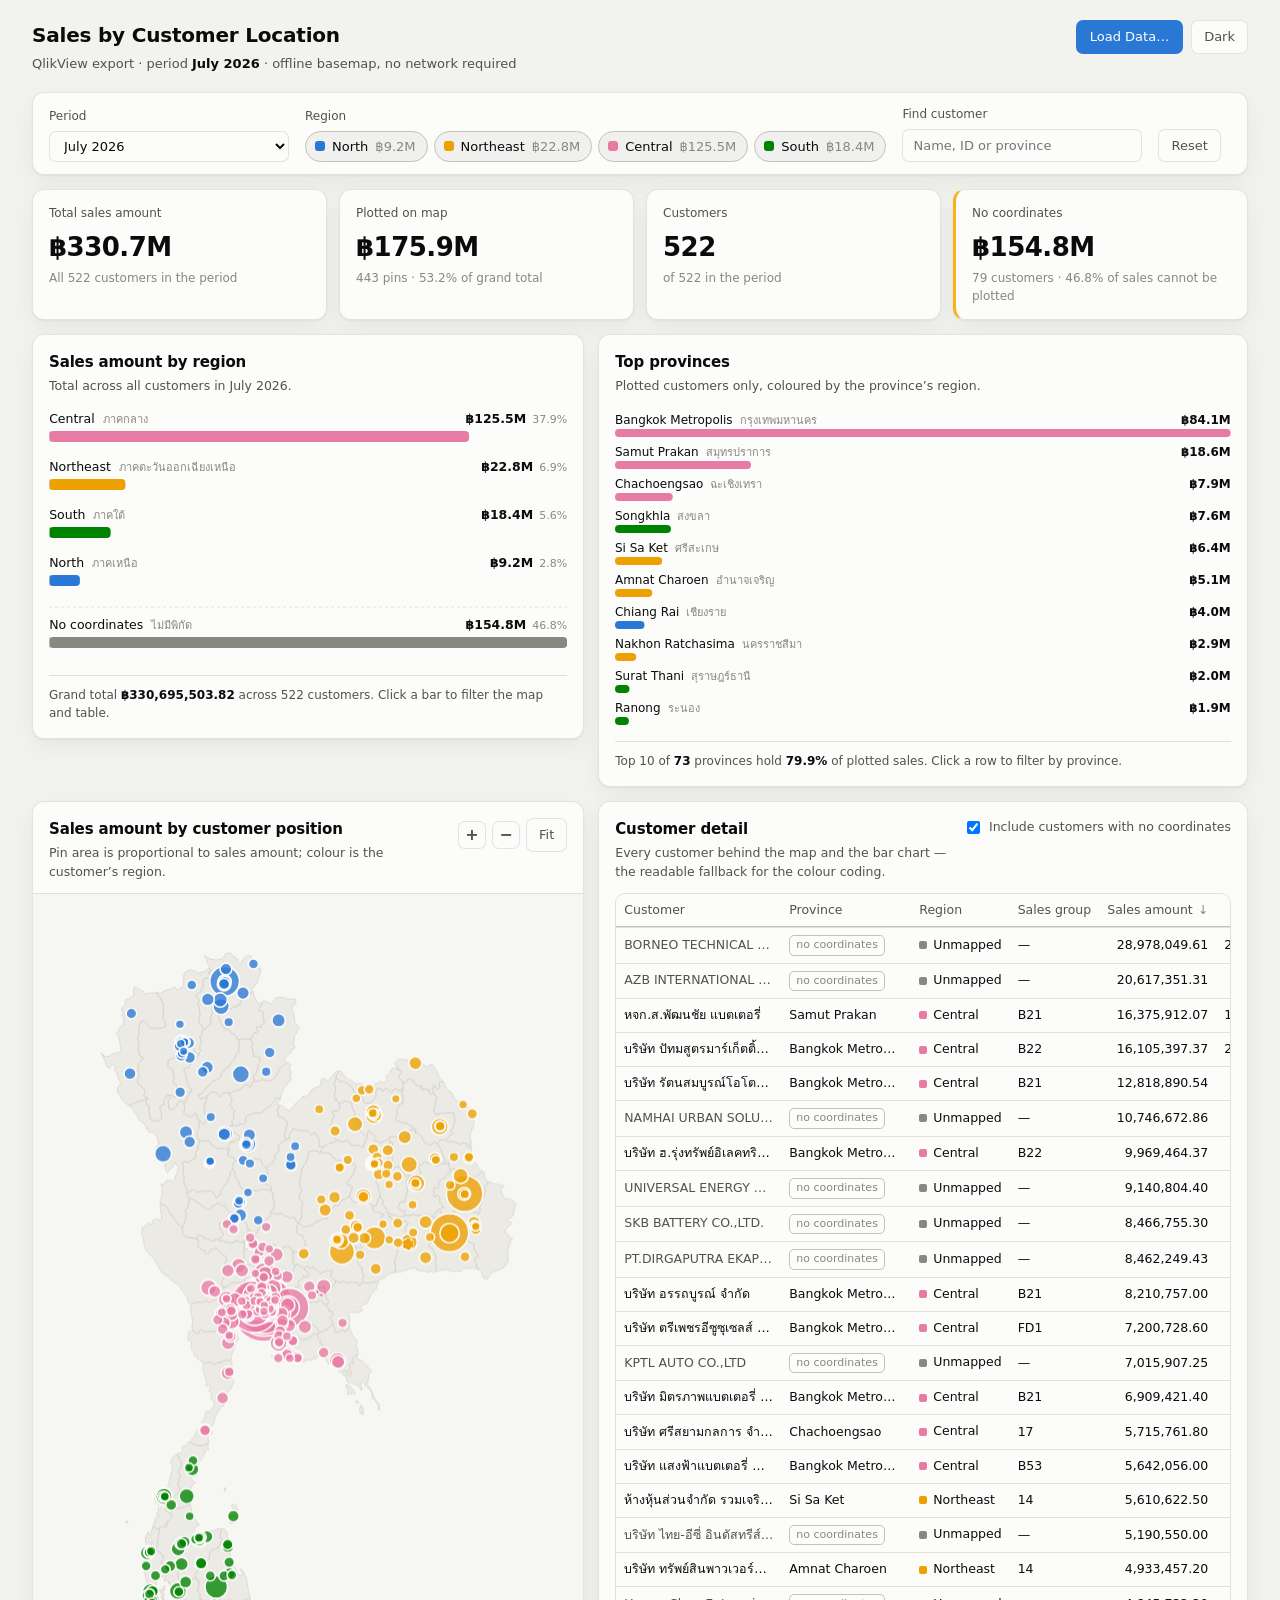
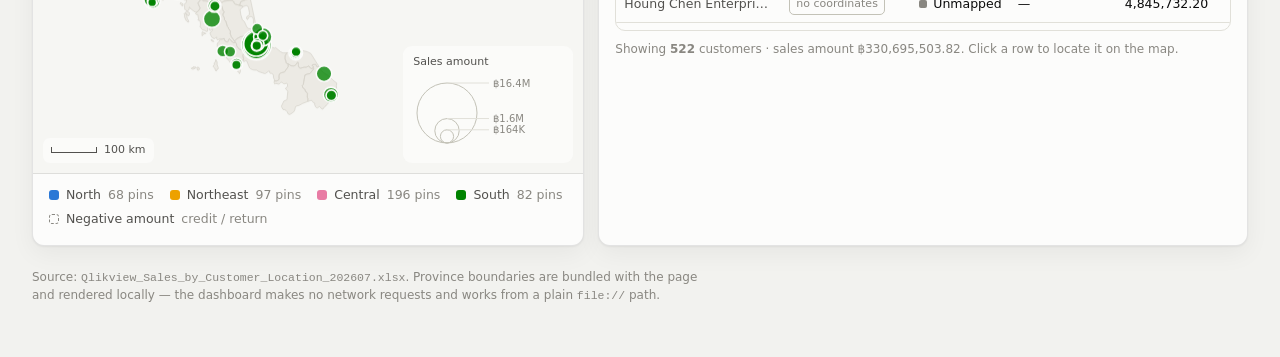
<file: sales-map/index.html>
<!DOCTYPE html>
<html lang="en" data-theme="">
<head>
<meta charset="utf-8">
<meta name="viewport" content="width=device-width, initial-scale=1">
<title>Sales by Customer Location — July 2026</title>
<link rel="stylesheet" href="app.css">
</head>
<body>

<header class="topbar">
  <div class="topbar-id">
    <h1>Sales by Customer Location</h1>
    <p class="topbar-sub">QlikView export &middot; period <strong id="periodLabel">&mdash;</strong> &middot; offline basemap, no network required</p>
  </div>
  <div class="topbar-actions">
    <button id="loadBtn" class="primary-btn" type="button">Load Data&hellip;</button>
    <button id="clearBtn" class="ghost-btn" type="button" hidden>Clear loaded</button>
    <button id="themeToggle" class="ghost-btn" type="button" aria-label="Switch colour theme">
      <span data-theme-label>Dark</span>
    </button>
  </div>
  <input id="fileInput" type="file" accept=".xlsx,.csv,.tsv,.txt" multiple hidden>
</header>

<p class="load-status" id="loadStatus" role="status" hidden></p>

<div class="drop-veil" id="dropVeil" hidden aria-hidden="true">
  <div class="drop-card">Drop QlikView exports &mdash; <b>.xlsx</b>, <b>.csv</b> or <b>.txt</b></div>
</div>

<section class="filters" aria-label="Filters">
  <div class="filter-group" id="periodGroup" hidden>
    <label class="filter-caption" for="periodSelect">Period</label>
    <select id="periodSelect" class="search select"></select>
  </div>
  <div class="filter-group" role="group" aria-label="Filter by region">
    <span class="filter-caption">Region</span>
    <div class="chips" id="regionChips"></div>
  </div>
  <div class="filter-group">
    <label class="filter-caption" for="searchBox">Find customer</label>
    <input id="searchBox" class="search" type="search" placeholder="Name, ID or province" autocomplete="off">
  </div>
  <button id="resetFilters" class="ghost-btn" type="button">Reset</button>
</section>

<section class="kpis" aria-label="Headline figures">
  <div class="kpi">
    <p class="kpi-label">Total sales amount</p>
    <p class="kpi-value" id="kpiTotal">&mdash;</p>
    <p class="kpi-note" id="kpiTotalNote">&mdash;</p>
  </div>
  <div class="kpi">
    <p class="kpi-label">Plotted on map</p>
    <p class="kpi-value" id="kpiMapped">&mdash;</p>
    <p class="kpi-note" id="kpiMappedNote">&mdash;</p>
  </div>
  <div class="kpi">
    <p class="kpi-label">Customers</p>
    <p class="kpi-value" id="kpiCustomers">&mdash;</p>
    <p class="kpi-note" id="kpiCustomersNote">&mdash;</p>
  </div>
  <div class="kpi kpi-warn">
    <p class="kpi-label">No coordinates</p>
    <p class="kpi-value" id="kpiUnmapped">&mdash;</p>
    <p class="kpi-note" id="kpiUnmappedNote">&mdash;</p>
  </div>
</section>

<main class="grid">

  <section class="panel panel-bars" aria-labelledby="barsTitle">
    <div class="panel-head">
      <div>
        <h2 id="barsTitle">Sales amount by region</h2>
        <p class="panel-sub" id="barsSub">Total across all customers in the period.</p>
      </div>
    </div>
    <svg id="barChart" class="bar-chart" role="img" aria-labelledby="barsTitle"></svg>
    <div class="bar-foot" id="barFoot"></div>
  </section>

  <section class="panel panel-prov" aria-labelledby="provTitle">
    <div class="panel-head">
      <div>
        <h2 id="provTitle">Top provinces</h2>
        <p class="panel-sub" id="provSub">Plotted customers only, coloured by the province&rsquo;s region.</p>
      </div>
    </div>
    <svg id="provChart" class="bar-chart" role="img" aria-labelledby="provTitle"></svg>
    <div class="bar-foot" id="provFoot"></div>
  </section>

  <section class="panel panel-map" aria-labelledby="mapTitle">
    <div class="panel-head">
      <div>
        <h2 id="mapTitle">Sales amount by customer position</h2>
        <p class="panel-sub">Pin area is proportional to sales amount; colour is the customer&rsquo;s region.</p>
      </div>
      <div class="map-tools">
        <button class="icon-btn" id="zoomIn" type="button" aria-label="Zoom in">+</button>
        <button class="icon-btn" id="zoomOut" type="button" aria-label="Zoom out">&minus;</button>
        <button class="ghost-btn" id="zoomReset" type="button">Fit</button>
      </div>
    </div>

    <div class="map-stage" id="mapStage">
      <canvas id="map" role="img" aria-label="Map of Thailand with one pin per customer, sized by sales amount and coloured by region"></canvas>
      <div class="map-tip" id="mapTip" hidden></div>
      <div class="map-scale" id="mapScale"><span class="map-scale-bar"></span><span id="mapScaleLabel">&mdash;</span></div>
      <div class="size-legend" aria-hidden="true">
        <span class="size-legend-title">Sales amount</span>
        <svg id="sizeLegend" width="150" height="80"></svg>
      </div>
    </div>

    <div class="legend" id="regionLegend" aria-label="Region colour key"></div>
  </section>

  <section class="panel panel-table" aria-labelledby="tableTitle">
    <div class="panel-head">
      <div>
        <h2 id="tableTitle">Customer detail</h2>
        <p class="panel-sub" id="tableSub">&mdash;</p>
      </div>
      <div class="table-tools">
        <label class="check">
          <input type="checkbox" id="includeUnmapped" checked>
          <span>Include customers with no coordinates</span>
        </label>
      </div>
    </div>
    <div class="table-wrap">
      <table class="data-table" id="dataTable">
        <thead>
          <tr>
            <th scope="col" data-sort="name">Customer</th>
            <th scope="col" data-sort="prov">Province</th>
            <th scope="col" data-sort="region">Region</th>
            <th scope="col" data-sort="group">Sales group</th>
            <th scope="col" class="num" data-sort="amt" aria-sort="descending">Sales amount</th>
            <th scope="col" class="num" data-sort="qty">Qty</th>
          </tr>
        </thead>
        <tbody id="tableBody"></tbody>
      </table>
    </div>
    <div class="table-foot" id="tableFoot"></div>
  </section>

</main>

<footer class="pagefoot">
  <p>
    Source: <code id="sourceName">&mdash;</code>.
    Province boundaries are bundled with the page and rendered locally &mdash; the
    dashboard makes no network requests and works from a plain <code>file://</code> path.
  </p>
</footer>

<script src="data/thailand.js"></script>
<script src="data/sales.js"></script>
<script src="xlsx.js"></script>
<script src="csv.js"></script>
<script src="ingest.js"></script>
<script src="app.js"></script>
</body>
</html>
</file>
<file: 511salon/assets/css/main.css>
/* =========================================================================
   511 SALON — main.css
   โครงไฟล์: 1 tokens · 2 fonts · 3 base · 4 nav · 5 sections · 6 components
             7 footer · 8 motion
   สีและฟอนต์ทั้งหมดมาจาก design blueprint §3 — แก้ที่ token ชั้นบนสุดเท่านั้น
   ========================================================================= */

/* ---------- 1. tokens ---------------------------------------------------- */
:root{
  /* พื้น */
  --obsidian:#0A0A0B;        /* พื้นบทมืด */
  --obsidian-2:#141216;      /* พื้นบทมืดชั้นสอง */
  --porcelain:#FFFFFF;       /* พื้นบทสว่าง */
  --porcelain-2:#F6F4F2;     /* พื้นบทสว่างชั้นสอง */

  /* แบรนด์ */
  --plum:#5E2A4F;
  --plum-lift:#C79FBA;       /* พลัมสว่างพอสำหรับตัวอักษรบนพื้นมืด */
  --gold:#C79A4B;
  --gold-deep:#8A6524;       /* ทองเข้มพอสำหรับตัวอักษรบนพื้นสว่าง */
  --line-green:#06C755;      /* ปุ่มจองเท่านั้น ห้ามใช้ตกแต่ง */

  /* ตัวอักษร */
  --ink:#141216;             /* บนพื้นสว่าง */
  --ink-2:#5A5560;
  --snow:#F7F4F8;            /* บนพื้นมืด */
  --snow-2:#A9A2B0;

  --rule-dark:rgba(247,244,248,.14);
  --rule-light:rgba(20,18,22,.12);

  --f-display:"Anuphan","IBM Plex Sans Thai",system-ui,sans-serif;
  --f-body:"IBM Plex Sans Thai","Anuphan",system-ui,sans-serif;
  --f-mono:"IBM Plex Mono",ui-monospace,monospace;

  /* สเกลตัวอักษร 13·15·17·21·27·34·44·60·84 */
  --t-xs:13px; --t-sm:15px; --t-md:17px; --t-lg:21px;
  --t-xl:clamp(23px,3vw,27px);
  --t-2xl:clamp(27px,4vw,34px);
  --t-3xl:clamp(31px,5vw,44px);
  --t-4xl:clamp(38px,7vw,60px);
  --t-5xl:clamp(44px,9vw,84px);

  --gap:clamp(20px,4vw,40px);
  --sec-y:clamp(72px,11vw,140px);
  --r-card:16px;
  --r-pill:999px;
  --nav-h:60px;
  --maxw:1280px;
}

/* ---------- 2. fonts ----------------------------------------------------- */
/* Anuphan (OFL) — variable font ไฟล์เดียวครอบน้ำหนัก 500–700 */
@font-face{font-family:Anuphan;font-style:normal;font-weight:500 700;font-display:swap;
  src:url(../fonts/anuphan-var-thai.woff2) format("woff2");
  unicode-range:U+02D7,U+0303,U+0331,U+0E01-0E5B,U+200C-200D,U+25CC}
@font-face{font-family:Anuphan;font-style:normal;font-weight:500 700;font-display:swap;
  src:url(../fonts/anuphan-var-latin.woff2) format("woff2");
  unicode-range:U+0000-00FF,U+0131,U+0152-0153,U+02BB-02BC,U+02C6,U+02DA,U+02DC,U+2000-206F,U+20AC,U+2122,U+2212,U+FEFF,U+FFFD}

/* IBM Plex Sans Thai (OFL) */
@font-face{font-family:"IBM Plex Sans Thai";font-style:normal;font-weight:400;font-display:swap;
  src:url(../fonts/plex-thai-400-thai.woff2) format("woff2");
  unicode-range:U+02D7,U+0303,U+0331,U+0E01-0E5B,U+200C-200D,U+25CC}
@font-face{font-family:"IBM Plex Sans Thai";font-style:normal;font-weight:400;font-display:swap;
  src:url(../fonts/plex-thai-400-latin.woff2) format("woff2");
  unicode-range:U+0000-00FF,U+0131,U+0152-0153,U+02BB-02BC,U+02C6,U+02DA,U+02DC,U+2000-206F,U+20AC,U+2122,U+2212,U+FEFF,U+FFFD}
@font-face{font-family:"IBM Plex Sans Thai";font-style:normal;font-weight:600;font-display:swap;
  src:url(../fonts/plex-thai-600-thai.woff2) format("woff2");
  unicode-range:U+02D7,U+0303,U+0331,U+0E01-0E5B,U+200C-200D,U+25CC}
@font-face{font-family:"IBM Plex Sans Thai";font-style:normal;font-weight:600;font-display:swap;
  src:url(../fonts/plex-thai-600-latin.woff2) format("woff2");
  unicode-range:U+0000-00FF,U+0131,U+0152-0153,U+02BB-02BC,U+02C6,U+02DA,U+02DC,U+2000-206F,U+20AC,U+2122,U+2212,U+FEFF,U+FFFD}

/* IBM Plex Mono (OFL) — ละตินอย่างเดียว ใช้กับตัวเลขและป้าย */
@font-face{font-family:"IBM Plex Mono";font-style:normal;font-weight:500;font-display:swap;
  src:url(../fonts/plex-mono-500-latin.woff2) format("woff2");
  unicode-range:U+0000-00FF,U+0131,U+0152-0153,U+02BB-02BC,U+02C6,U+02DA,U+02DC,U+2000-206F,U+20AC,U+2122,U+2212,U+FEFF,U+FFFD}

/* ---------- 3. base ------------------------------------------------------ */
*,*::before,*::after{box-sizing:border-box}
html{scroll-behavior:smooth;-webkit-text-size-adjust:100%}
body{
  margin:0;background:var(--porcelain);color:var(--ink);
  font-family:var(--f-body);font-size:var(--t-md);line-height:1.75;
  -webkit-font-smoothing:antialiased;overflow-x:hidden;
}
img,svg,video{display:block;max-width:100%;height:auto}
/* <picture> เป็นแค่ตัวห่อสำหรับเลือกไฟล์ ห้ามให้มันกลายเป็นกล่องในเลย์เอาต์
   ไม่งั้น .hero-img ที่วางแบบ absolute และ grid ที่นับ img เป็นลูก จะเพี้ยน */
picture{display:contents}
a{color:inherit}
button{font:inherit;color:inherit}
:focus-visible{outline:3px solid var(--gold);outline-offset:3px;border-radius:4px}

/* ไทยต้องการที่ว่างบนบรรทัดมากกว่าละติน เพราะสระบนซ้อนวรรณยุกต์ได้ถึงสองชั้น
   line-height ต่ำกว่า 1.22 ที่ขนาดพาดหัวจะทำให้บรรทัดชนกัน */
h1,h2,h3{font-family:var(--f-display);font-weight:700;line-height:1.25;
  letter-spacing:-.018em;margin:0;text-wrap:balance}
h1{font-size:var(--t-5xl)}
h2{font-size:var(--t-3xl)}
h3{font-size:var(--t-lg);font-weight:600;letter-spacing:-.008em;line-height:1.45}
p{margin:0;max-width:62ch}

.shell{width:100%;max-width:var(--maxw);margin-inline:auto;padding-inline:var(--gap)}
.skip{position:absolute;left:-9999px;top:0;z-index:200;background:var(--plum);color:#fff;
  padding:12px 20px;border-radius:0 0 var(--r-card) 0}
.skip:focus{left:0}

/* ป้ายกำกับหมวด */
.eyebrow{font-family:var(--f-mono);font-weight:500;font-size:var(--t-xs);
  letter-spacing:.18em;text-transform:uppercase;margin:0 0 14px}
.num{font-variant-numeric:tabular-nums}

/* ---------- 4. nav ------------------------------------------------------- */
.nav{position:fixed;inset:0 0 auto;z-index:100;height:var(--nav-h);
  display:flex;align-items:center;
  background:rgba(10,10,11,.62);backdrop-filter:saturate(160%) blur(18px);
  -webkit-backdrop-filter:saturate(160%) blur(18px);
  border-bottom:1px solid transparent;transition:background .3s,border-color .3s}
.nav.is-stuck{background:rgba(10,10,11,.88);border-bottom-color:var(--rule-dark)}
.nav .shell{display:flex;align-items:center;gap:24px}
.brand{font-family:var(--f-display);font-weight:700;font-size:19px;letter-spacing:.16em;
  color:var(--snow);text-decoration:none;white-space:nowrap}
.brand b{color:var(--gold);font-weight:700}
.navlinks{display:flex;gap:26px;margin-inline:auto;list-style:none;padding:0;margin-block:0}
.navlinks a{font-size:var(--t-sm);color:var(--snow-2);text-decoration:none;transition:color .2s}
.navlinks a:hover{color:var(--snow)}
.navtoggle{display:none;background:none;border:0;padding:8px;cursor:pointer;color:var(--snow)}

@media (max-width:860px){
  .navlinks{position:fixed;inset:var(--nav-h) 0 auto;flex-direction:column;gap:0;
    background:rgba(10,10,11,.97);backdrop-filter:blur(20px);padding:8px 0 20px;
    border-bottom:1px solid var(--rule-dark);
    transform:translateY(-8px);opacity:0;pointer-events:none;transition:opacity .22s,transform .22s}
  .navlinks.is-open{opacity:1;transform:none;pointer-events:auto}
  .navlinks a{display:block;padding:13px var(--gap);font-size:var(--t-md)}
  .navtoggle{display:block;order:3}
  .nav .btn-line{order:2}
  .brand{margin-inline-end:auto}
}

/* ---------- 5. sections -------------------------------------------------- */
.sec{padding-block:var(--sec-y)}
section[id]{scroll-margin-top:calc(var(--nav-h) + 8px)}
.sec-dark{background:var(--obsidian);color:var(--snow)}
.sec-dark2{background:var(--obsidian-2);color:var(--snow)}
.sec-light{background:var(--porcelain);color:var(--ink)}
.sec-light2{background:var(--porcelain-2);color:var(--ink)}
.sec-dark .eyebrow,.sec-dark2 .eyebrow{color:var(--gold)}
.sec-light .eyebrow,.sec-light2 .eyebrow{color:var(--gold-deep)}
.sec-dark .lede,.sec-dark2 .lede{color:var(--snow-2)}
.sec-light .lede,.sec-light2 .lede{color:var(--ink-2)}
.lede{font-size:var(--t-lg);line-height:1.6;margin-top:16px}

.sechead{margin-bottom:clamp(32px,5vw,56px)}
.sechead p{margin-top:14px}

/* ---------- hero --------------------------------------------------------- */
/* ภาพถ่ายของร้านเป็นแนวตั้ง 9:16 ทั้งหมด (ถ่ายจากมือถือ) ถ้าวางเป็นภาพเต็มจอแล้ว
   พิมพ์ตัวอักษรทับ พาดหัวจะพาดกลางใบหน้าพอดีทั้งบนมือถือและเดสก์ท็อป
   จึงให้ภาพกับตัวอักษรอยู่คนละที่: มือถือภาพอยู่บน ตัวอักษรอยู่ล่าง
   เดสก์ท็อปภาพอยู่ครึ่งขวา ตัวอักษรอยู่ครึ่งซ้าย ขอบภาพไล่จางเข้าพื้นมืดด้วย mask
   (ถ้าใช้ม่านสีทับแทน จะเห็นเป็นรอยต่อคมตรงขอบภาพ) */
.hero{position:relative;min-height:100svh;display:grid;grid-template-rows:auto 1fr;
  background:var(--obsidian);color:var(--snow);overflow:hidden}
.hero-img{width:100%;height:min(36svh,330px);object-fit:cover;object-position:50% 16%;
  -webkit-mask-image:linear-gradient(180deg,#000 58%,transparent);
  mask-image:linear-gradient(180deg,#000 58%,transparent)}
.hero .shell{align-self:end;padding-block:0 clamp(44px,8vh,84px)}
.hero h1{max-width:20ch}
.hero .eyebrow{color:var(--gold)}
.hero-price{font-family:var(--f-display);font-weight:600;font-size:var(--t-xl);
  margin-top:22px;max-width:34ch;color:var(--snow)}
.hero-price b{color:var(--gold);font-weight:700}
/* ข้อเท็จจริงสามข้อในรูปชิป — ตัวคั่นแบบจุดจะทิ้งจุดค้างหัวบรรทัดเวลาตัดคำ */
.hero-meta{display:flex;flex-wrap:wrap;gap:8px;margin-top:22px;
  font-family:var(--f-mono);font-size:var(--t-xs);letter-spacing:.06em;color:var(--snow-2)}
.hero-meta span{border:1px solid rgba(247,244,248,.24);border-radius:var(--r-pill);
  padding:4px 13px;background:rgba(10,10,11,.35)}
.hero-cta{display:flex;flex-wrap:wrap;gap:12px;margin-top:34px}

/* จอเตี้ย (iPhone SE และรุ่นเล็ก) ปุ่มจองจะตกไปใต้ขอบจอ ย่อภาพกับตัวอักษรลงให้พอดี */
@media (max-width:860px) and (max-height:730px){
  .hero-img{height:min(27svh,210px)}
  .hero h1{font-size:37px}
  .hero-price{font-size:var(--t-md);margin-top:14px}
  .hero-meta{margin-top:14px}
  .hero-cta{margin-top:20px}
  .hero .shell{padding-bottom:32px}
}

@media (min-width:861px){
  .hero{grid-template-rows:1fr;align-items:center;min-height:min(100svh,880px)}
  .hero-img{grid-area:1/1;justify-self:end;width:min(46vw,700px);height:100%;
    object-position:50% 16%;
    -webkit-mask-image:linear-gradient(90deg,transparent,#000 26%);
    mask-image:linear-gradient(90deg,transparent,#000 26%)}
  .hero .shell{grid-area:1/1;align-self:center;padding-block:0;z-index:1}
  .hero .shell>*{max-width:min(620px,44vw)}
  .hero h1{font-size:clamp(40px,4.4vw,62px);max-width:16ch}
  .hero-price{font-size:var(--t-lg);max-width:30ch}
}

.scrollcue{position:absolute;left:50%;bottom:20px;translate:-50% 0;
  font-family:var(--f-mono);font-size:11px;letter-spacing:.2em;color:var(--snow-2);
  text-transform:uppercase;animation:bob 2.6s ease-in-out infinite}
@keyframes bob{0%,100%{transform:translateY(0);opacity:.55}50%{transform:translateY(6px);opacity:1}}

/* ---------- ปุ่ม --------------------------------------------------------- */
.btn{display:inline-flex;align-items:center;justify-content:center;gap:9px;
  min-height:48px;padding:0 26px;border-radius:var(--r-pill);border:1px solid transparent;
  font-family:var(--f-body);font-weight:600;font-size:var(--t-sm);text-decoration:none;
  cursor:pointer;transition:transform .18s,background-color .18s,border-color .18s,color .18s}
.btn:active{transform:scale(.97)}
.btn-line{background:var(--line-green);color:#04381A;border-color:var(--line-green)}
.btn-line:hover{background:#05b34c;border-color:#05b34c}
.btn-ghost-d{background:rgba(247,244,248,.06);color:var(--snow);border-color:rgba(247,244,248,.32)}
.btn-ghost-d:hover{background:rgba(247,244,248,.14);border-color:var(--snow)}
.btn-ghost-l{background:transparent;color:var(--ink);border-color:rgba(20,18,22,.28)}
.btn-ghost-l:hover{background:rgba(20,18,22,.05);border-color:var(--ink)}
.btn-sm{min-height:40px;padding:0 18px;font-size:var(--t-xs)}
.btn svg{width:17px;height:17px;flex:none}

/* ---------- statement ---------------------------------------------------- */
.statement{text-align:center}
.statement ul{list-style:none;margin:0;padding:0;display:flex;flex-direction:column;
  gap:clamp(14px,2.6vw,26px)}
.statement li{font-family:var(--f-display);font-weight:700;font-size:var(--t-4xl);
  line-height:1.3;letter-spacing:-.02em;color:var(--snow-2)}
.statement li:nth-child(1){color:rgba(169,162,176,.55)}
.statement li:nth-child(2){color:rgba(169,162,176,.75)}
.statement .punch{margin-top:clamp(30px,5vw,58px);font-size:var(--t-2xl);
  font-family:var(--f-display);font-weight:700;color:var(--snow);
  margin-inline:auto;max-width:24ch;line-height:1.4}
.statement .punch b{color:var(--gold)}

/* ---------- ไทล์ตัวเลข --------------------------------------------------- */
.tiles{display:grid;gap:1px;background:var(--rule-light);
  grid-template-columns:repeat(auto-fit,minmax(200px,1fr));
  border:1px solid var(--rule-light);border-radius:var(--r-card);overflow:hidden}
.tile{background:var(--porcelain);padding:30px 26px 26px}
.tile dt{font-family:var(--f-mono);font-weight:500;font-size:clamp(30px,4.6vw,44px);
  line-height:1;letter-spacing:-.02em;color:var(--plum);font-variant-numeric:tabular-nums}
.tile dt small{font-size:.45em;letter-spacing:0;color:var(--ink-2);margin-inline-start:6px;
  font-family:var(--f-body);font-weight:600}
.tile dd{margin:12px 0 0;font-size:var(--t-sm);color:var(--ink-2);line-height:1.55}

/* ---------- rail (การ์ดเลื่อนแนวนอน) ------------------------------------- */
.rail-head{display:flex;align-items:flex-end;justify-content:space-between;gap:20px;
  margin-bottom:clamp(26px,4vw,44px)}
.rail-nav{display:none;gap:8px;flex:none}
@media (min-width:861px){.rail-nav{display:flex}}
.rail-btn{width:44px;height:44px;border-radius:50%;border:1px solid var(--rule-dark);
  background:rgba(247,244,248,.06);color:var(--snow);cursor:pointer;
  display:grid;place-items:center;transition:background .2s,opacity .2s}
.rail-btn:hover{background:rgba(247,244,248,.16)}
.rail-btn[disabled]{opacity:.3;cursor:default}
.rail{display:grid;grid-auto-flow:column;grid-auto-columns:minmax(240px,290px);
  gap:16px;overflow-x:auto;scroll-snap-type:x mandatory;
  padding-inline:var(--gap);margin-inline:calc(var(--gap) * -1);
  /* ไม่มีบรรทัดนี้ scroll-snap จะเลื่อนไป 40px ตั้งแต่โหลด ปุ่มย้อนกลับเลยไม่เคยถูกปิด */
  scroll-padding-inline:var(--gap);
  padding-bottom:12px;scrollbar-width:none}
.rail::-webkit-scrollbar{display:none}
.card-work{scroll-snap-align:start;background:var(--obsidian-2);border-radius:var(--r-card);
  overflow:hidden;border:1px solid var(--rule-dark);display:flex;flex-direction:column}
.card-work img{aspect-ratio:3/4;object-fit:cover;width:100%}
.card-work .body{padding:18px 20px 22px;flex:1;display:flex;flex-direction:column}
.card-work h3{color:var(--snow)}
.card-work p{margin-top:7px;font-size:var(--t-sm);color:var(--snow-2)}
.card-work .price{margin-top:auto;padding-top:14px;font-family:var(--f-mono);font-size:var(--t-xs);
  letter-spacing:.06em;color:var(--gold)}

/* ---------- compare (ลากเทียบก่อน–หลัง) ---------------------------------- */
.cmp-tabs{display:flex;flex-wrap:wrap;gap:8px;margin-bottom:22px}
.chip{border:1px solid rgba(20,18,22,.2);background:transparent;color:var(--ink-2);
  border-radius:var(--r-pill);min-height:38px;padding:0 16px;cursor:pointer;
  font-size:var(--t-xs);font-weight:600;transition:background .2s,color .2s,border-color .2s}
.chip:hover{border-color:var(--ink)}
.chip[aria-selected="true"],.chip[aria-pressed="true"]{background:var(--plum);color:#fff;border-color:var(--plum)}
.cmp{position:relative;border-radius:var(--r-card);overflow:hidden;
  max-width:520px;background:var(--obsidian);touch-action:pan-y;user-select:none;cursor:ew-resize}
.cmp img{width:100%;aspect-ratio:4/5;object-fit:cover}
.cmp .after{position:absolute;inset:0;clip-path:inset(0 0 0 var(--pos,50%))}
.cmp .handle{position:absolute;top:0;bottom:0;left:var(--pos,50%);width:2px;
  background:var(--snow);translate:-1px 0;pointer-events:none}
.cmp .handle::after{content:"";position:absolute;top:50%;left:50%;translate:-50% -50%;
  width:46px;height:46px;border-radius:50%;background:var(--snow);
  box-shadow:0 2px 14px rgba(0,0,0,.45)}
.cmp .handle::before{content:"";position:absolute;top:50%;left:50%;translate:-50% -50%;
  z-index:2;width:22px;height:22px;background-repeat:no-repeat;background-size:contain;
  background-image:url("data:image/svg+xml,%3Csvg xmlns='http://www.w3.org/2000/svg' viewBox='0 0 24 24' fill='none' stroke='%235E2A4F' stroke-width='2.4' stroke-linecap='round' stroke-linejoin='round'%3E%3Cpath d='M10 8 6 12l4 4M14 8l4 4-4 4'/%3E%3C/svg%3E")}
.cmp .tag{position:absolute;top:12px;font-family:var(--f-mono);font-size:11px;
  letter-spacing:.16em;text-transform:uppercase;color:var(--snow);
  background:rgba(10,10,11,.62);padding:5px 11px;border-radius:var(--r-pill);z-index:3}
.cmp .tag-b{left:12px}
.cmp .tag-a{right:12px}
.cmp-range{position:absolute;inset:0;width:100%;opacity:0;cursor:ew-resize;margin:0}
.cmp-range:focus-visible{opacity:1;outline-offset:-3px}
.cmp-wrap{display:grid;gap:clamp(24px,4vw,44px);align-items:center;
  grid-template-columns:minmax(0,1fr)}
@media (min-width:861px){.cmp-wrap{grid-template-columns:minmax(0,520px) minmax(0,1fr)}}
.cmp-note h3{margin-bottom:10px}
.cmp-note p{color:var(--ink-2);font-size:var(--t-sm)}
.cmp-note dl{display:grid;grid-template-columns:auto 1fr;gap:8px 18px;margin:20px 0 0;
  font-size:var(--t-sm)}
.cmp-note dt{font-family:var(--f-mono);font-size:var(--t-xs);letter-spacing:.08em;
  text-transform:uppercase;color:var(--ink-2);padding-top:3px}
.cmp-note dd{margin:0;font-weight:600}

/* ---------- gallery ------------------------------------------------------ */
.filters{display:flex;flex-wrap:wrap;gap:8px;margin-bottom:clamp(24px,3.5vw,36px)}
.grid-work{display:grid;gap:14px;grid-template-columns:repeat(auto-fill,minmax(min(100%,240px),1fr))}
.work{position:relative;border-radius:var(--r-card);overflow:hidden;background:var(--porcelain-2);
  border:1px solid var(--rule-light)}
.work img{aspect-ratio:4/5;object-fit:cover;width:100%;transition:transform .5s ease}
.work:hover img{transform:scale(1.035)}
.work figcaption{position:absolute;inset:auto 0 0;padding:34px 16px 14px;
  background:linear-gradient(180deg,transparent,rgba(10,10,11,.86));color:var(--snow);
  font-size:var(--t-xs);line-height:1.5}
.work figcaption b{display:block;font-weight:600;font-size:var(--t-sm)}
.work[hidden]{display:none}
.gallery-more{margin-top:clamp(26px,4vw,40px);display:flex;gap:12px;flex-wrap:wrap;align-items:center}
.gallery-more p{font-size:var(--t-sm);color:var(--ink-2)}

/* ---------- services ----------------------------------------------------- */
.grid-svc{display:grid;gap:14px;grid-template-columns:repeat(auto-fit,minmax(min(100%,270px),1fr))}
.svc{background:var(--porcelain);border:1px solid var(--rule-light);border-radius:var(--r-card);
  padding:26px 24px;display:flex;flex-direction:column;gap:10px}
.svc .price{font-family:var(--f-mono);font-weight:500;font-size:var(--t-xl);color:var(--plum);
  font-variant-numeric:tabular-nums;letter-spacing:-.01em}
.svc .price small{font-size:.5em;color:var(--ink-2);letter-spacing:.04em;margin-inline-start:5px}
.svc p{font-size:var(--t-sm);color:var(--ink-2);flex:1}
.svc .meta{margin-top:auto;font-family:var(--f-mono);font-size:var(--t-xs);letter-spacing:.06em;color:var(--ink-2);
  border-top:1px solid var(--rule-light);padding-top:12px;margin-top:2px}

/* ---------- about -------------------------------------------------------- */
.about{display:grid;gap:clamp(30px,5vw,60px);grid-template-columns:minmax(0,1fr)}
@media (min-width:861px){.about{grid-template-columns:minmax(0,.95fr) minmax(0,1fr)}}
.reasons{list-style:none;margin:0;padding:0;display:grid;gap:2px;
  background:var(--rule-dark);border-radius:var(--r-card);overflow:hidden}
.reasons li{background:var(--obsidian-2);padding:22px 24px}
.reasons h3{color:var(--snow);margin-bottom:6px}
.reasons p{font-size:var(--t-sm);color:var(--snow-2)}

/* ---------- ที่ตั้งร้าน --------------------------------------------------- */
.branch{background:var(--porcelain);border:1px solid var(--rule-light);
  border-radius:var(--r-card);overflow:hidden;display:flex;flex-direction:column}
.branch img{aspect-ratio:3/2;object-fit:cover;width:100%}
.branch .body{padding:24px;display:flex;flex-direction:column;gap:12px;flex:1}
/* ร้านมีที่เดียว การ์ดใบเดียวยืดเต็มความกว้างจะดูโหวง จึงวางภาพคู่ข้อมูลแทน */
.branch.branch-one{display:grid;grid-template-columns:minmax(0,1fr)}
@media (min-width:861px){
  .branch.branch-one{grid-template-columns:minmax(0,1.1fr) minmax(0,1fr)}
  .branch.branch-one img{height:100%;aspect-ratio:auto;min-height:340px}
}
.branch.branch-one .body{padding:clamp(26px,3.2vw,40px);justify-content:center;gap:14px}
.branch address{font-style:normal;font-size:var(--t-sm);color:var(--ink-2);line-height:1.65}
.branch .rows{display:grid;grid-template-columns:auto 1fr;gap:7px 16px;font-size:var(--t-sm);margin:0}
.branch .rows dt{font-family:var(--f-mono);font-size:var(--t-xs);letter-spacing:.08em;
  text-transform:uppercase;color:var(--ink-2);padding-top:3px}
.branch .rows dd{margin:0}
.branch .rows a{color:var(--plum);font-weight:600}
.branch .acts{display:flex;gap:10px;flex-wrap:wrap;margin-top:auto;padding-top:6px}

/* ---------- cta ---------------------------------------------------------- */
.cta{text-align:center}
.cta .btns{display:flex;gap:12px;flex-wrap:wrap;justify-content:center;margin-top:30px}
.cta .lede{margin-inline:auto}

/* ---------- 7. footer ---------------------------------------------------- */
.foot{background:var(--obsidian);color:var(--snow-2);padding-block:clamp(48px,7vw,80px) 40px;
  font-size:var(--t-sm);border-top:1px solid var(--rule-dark)}
.foot-grid{display:grid;gap:32px;grid-template-columns:repeat(auto-fit,minmax(min(100%,190px),1fr))}
.foot h3{color:var(--snow);font-size:var(--t-xs);font-family:var(--f-mono);font-weight:500;
  letter-spacing:.16em;text-transform:uppercase;margin-bottom:14px}
.foot ul{list-style:none;margin:0;padding:0;display:grid;gap:9px}
.foot a{text-decoration:none;transition:color .2s}
.foot a:hover{color:var(--snow)}
.foot address{font-style:normal;line-height:1.7}
.foot-base{margin-top:44px;padding-top:22px;border-top:1px solid var(--rule-dark);
  display:flex;flex-wrap:wrap;gap:14px 28px;justify-content:space-between;font-size:var(--t-xs)}
.footnotes{margin-top:24px;font-size:var(--t-xs);line-height:1.7;color:#6F6878;max-width:78ch}
.footnotes li{margin-bottom:5px}

/* ---------- แถบจองตรึงล่าง (มือถือ) -------------------------------------- */
.bookbar{position:fixed;inset:auto 0 0;z-index:90;display:none;gap:10px;
  padding:10px var(--gap) calc(10px + env(safe-area-inset-bottom));
  background:rgba(10,10,11,.93);backdrop-filter:blur(16px);
  border-top:1px solid var(--rule-dark);
  transform:translateY(110%);transition:transform .3s ease}
.bookbar.is-on{transform:none}
.bookbar .btn{flex:1}
@media (max-width:860px){.bookbar{display:flex}body{padding-bottom:72px}}

/* ---------- 8. motion ---------------------------------------------------- */
.reveal{opacity:0;transform:translateY(16px);
  transition:opacity .55s cubic-bezier(.22,.61,.36,1),transform .55s cubic-bezier(.22,.61,.36,1)}
.reveal.is-in{opacity:1;transform:none}
.reveal-d1{transition-delay:.08s}
.reveal-d2{transition-delay:.16s}
.reveal-d3{transition-delay:.24s}

@media (prefers-reduced-motion:reduce){
  html{scroll-behavior:auto}
  *,*::before,*::after{animation-duration:.001ms!important;animation-iteration-count:1!important;
    transition-duration:.001ms!important}
  .reveal{opacity:1;transform:none}
  .work:hover img{transform:none}
}
</file>
<file: sales-map/app.css>
/* ---------------------------------------------------------------------------
   Tokens.

   Light values live on bare :root so the page has a complete palette with no
   media query involved. The dark values are declared twice: once behind
   prefers-color-scheme for the OS setting, once behind [data-theme="dark"] so
   the in-page toggle wins in both directions.
   --------------------------------------------------------------------------- */
:root {
  color-scheme: light;

  --surface-1:      #fcfcfb;   /* panel / chart surface */
  --page:           #f2f2ef;
  --text-primary:   #0b0b0b;
  --text-secondary: #52514e;
  --text-muted:     #898781;
  --gridline:       #e1e0d9;
  --axis:           #c3c2b7;
  --border:         rgba(11, 11, 11, 0.10);
  --shadow:         0 1px 2px rgba(11, 11, 11, .05), 0 8px 24px rgba(11, 11, 11, .05);

  /* Categorical slots. Four regions, validated as an all-pairs set (any two
     pins can sit side by side on a map) for both light and dark surfaces. */
  --region-north:     #2a78d6;
  --region-northeast: #eda100;
  --region-central:   #e87ba4;
  --region-south:     #008300;
  --region-unmapped:  #898781;  /* deliberately neutral: not a region */

  --land:        #eceae4;
  --land-stroke: #d6d3ca;
  --sea:         #f6f6f3;

  --warn:  #fab219;
  --focus: #2a78d6;
}

@media (prefers-color-scheme: dark) {
  :root:where(:not([data-theme="light"])) {
    color-scheme: dark;

    --surface-1:      #1a1a19;
    --page:           #0d0d0d;
    --text-primary:   #ffffff;
    --text-secondary: #c3c2b7;
    --text-muted:     #898781;
    --gridline:       #2c2c2a;
    --axis:           #383835;
    --border:         rgba(255, 255, 255, 0.10);
    --shadow:         0 1px 2px rgba(0, 0, 0, .4), 0 8px 24px rgba(0, 0, 0, .35);

    --region-north:     #3987e5;
    --region-northeast: #c98500;
    --region-central:   #d55181;
    --region-south:     #008300;

    --land:        #26262a;
    --land-stroke: #3a3a3e;
    --sea:         #131315;

    --focus: #3987e5;
  }
}

:root[data-theme="dark"] {
  color-scheme: dark;

  --surface-1:      #1a1a19;
  --page:           #0d0d0d;
  --text-primary:   #ffffff;
  --text-secondary: #c3c2b7;
  --text-muted:     #898781;
  --gridline:       #2c2c2a;
  --axis:           #383835;
  --border:         rgba(255, 255, 255, 0.10);
  --shadow:         0 1px 2px rgba(0, 0, 0, .4), 0 8px 24px rgba(0, 0, 0, .35);

  --region-north:     #3987e5;
  --region-northeast: #c98500;
  --region-central:   #d55181;
  --region-south:     #008300;

  --land:        #26262a;
  --land-stroke: #3a3a3e;
  --sea:         #131315;

  --focus: #3987e5;
}

/* --------------------------------------------------------------------------- */

* { box-sizing: border-box; }

body {
  margin: 0;
  padding: 20px clamp(12px, 3vw, 32px) 40px;
  background: var(--page);
  color: var(--text-primary);
  font: 14px/1.5 system-ui, -apple-system, "Segoe UI", sans-serif;
  -webkit-font-smoothing: antialiased;
}

h1, h2 { margin: 0; font-weight: 600; letter-spacing: -0.01em; }
h1 { font-size: 20px; }
h2 { font-size: 15px; }

:where(button, input, [tabindex]):focus-visible {
  outline: 2px solid var(--focus);
  outline-offset: 2px;
}

/* --- top bar --------------------------------------------------------------- */
.topbar {
  display: flex;
  align-items: flex-start;
  justify-content: space-between;
  gap: 16px;
  margin-bottom: 18px;
}
.topbar-sub {
  margin: 4px 0 0;
  color: var(--text-secondary);
  font-size: 13px;
}
.topbar-sub strong { font-weight: 600; color: var(--text-primary); }

.ghost-btn {
  padding: 6px 12px;
  border: 1px solid var(--border);
  border-radius: 7px;
  background: var(--surface-1);
  color: var(--text-secondary);
  font: inherit;
  font-size: 13px;
  cursor: pointer;
}
.ghost-btn:hover { color: var(--text-primary); border-color: var(--axis); }
.ghost-btn[disabled], .primary-btn[disabled] { opacity: .5; cursor: default; }

.topbar-actions { display: flex; align-items: center; gap: 8px; flex: none; }

.primary-btn {
  padding: 6px 13px;
  border: 1px solid transparent;
  border-radius: 7px;
  background: var(--focus);
  color: #fff;
  font: inherit;
  font-size: 13px;
  font-weight: 500;
  cursor: pointer;
}
.primary-btn:hover:not([disabled]) { filter: brightness(1.08); }

/* --- load status + drag target -------------------------------------------- */
.load-status {
  margin: 0 0 14px;
  padding: 9px 13px;
  border: 1px solid var(--border);
  border-left: 3px solid var(--axis);
  border-radius: 8px;
  background: var(--surface-1);
  color: var(--text-secondary);
  font-size: 12.5px;
  white-space: pre-line;
}
.load-status[data-tone="ok"]    { border-left-color: #0ca30c; }
.load-status[data-tone="warn"]  { border-left-color: var(--warn); }
.load-status[data-tone="error"] { border-left-color: #d03b3b; color: var(--text-primary); }
.load-status b { color: var(--text-primary); font-weight: 600; }

/* display:flex would otherwise beat the UA rule for [hidden], leaving an
   invisible full-page overlay that swallows every click. */
.drop-veil[hidden] { display: none; }

.drop-veil {
  position: fixed;
  inset: 0;
  z-index: 60;
  display: flex;
  /* Drag events are handled on window, so the veil never needs to be a target. */
  pointer-events: none;
  align-items: center;
  justify-content: center;
  background: color-mix(in srgb, var(--page) 78%, transparent);
  backdrop-filter: blur(2px);
}
.drop-card {
  padding: 22px 34px;
  border: 2px dashed var(--focus);
  border-radius: 14px;
  background: var(--surface-1);
  color: var(--text-primary);
  font-size: 15px;
  box-shadow: var(--shadow);
}

.icon-btn {
  width: 28px;
  height: 28px;
  padding: 0;
  border: 1px solid var(--border);
  border-radius: 7px;
  background: var(--surface-1);
  color: var(--text-secondary);
  font: 600 16px/1 system-ui, sans-serif;
  cursor: pointer;
}
.icon-btn:hover { color: var(--text-primary); border-color: var(--axis); }

/* --- KPI row --------------------------------------------------------------- */
.kpis {
  display: grid;
  grid-template-columns: repeat(auto-fit, minmax(190px, 1fr));
  gap: 12px;
  margin-bottom: 14px;
}
.kpi {
  padding: 14px 16px;
  border: 1px solid var(--border);
  border-radius: 12px;
  background: var(--surface-1);
  box-shadow: var(--shadow);
}
.kpi-warn { border-left: 3px solid var(--warn); }
.kpi-label {
  margin: 0;
  color: var(--text-secondary);
  font-size: 12px;
  font-weight: 500;
}
.kpi-value {
  margin: 6px 0 2px;
  font-size: 26px;
  font-weight: 600;
  letter-spacing: -0.02em;
}
.kpi-note { margin: 0; color: var(--text-muted); font-size: 12px; }

/* --- filters --------------------------------------------------------------- */
.filters {
  display: flex;
  flex-wrap: wrap;
  align-items: flex-end;
  gap: 16px;
  padding: 12px 16px;
  margin-bottom: 14px;
  border: 1px solid var(--border);
  border-radius: 12px;
  background: var(--surface-1);
  box-shadow: var(--shadow);
}
.filter-group { display: flex; flex-direction: column; gap: 6px; }
.filter-caption {
  color: var(--text-secondary);
  font-size: 12px;
  font-weight: 500;
}
.chips { display: flex; flex-wrap: wrap; gap: 6px; }

.chip {
  display: inline-flex;
  align-items: center;
  gap: 7px;
  padding: 5px 11px 5px 9px;
  border: 1px solid var(--border);
  border-radius: 999px;
  background: var(--surface-1);
  color: var(--text-secondary);
  font: inherit;
  font-size: 13px;
  cursor: pointer;
}
.chip:hover { border-color: var(--axis); }
.chip[aria-pressed="true"] {
  color: var(--text-primary);
  border-color: var(--axis);
  background: color-mix(in srgb, var(--text-primary) 5%, var(--surface-1));
}
.chip[aria-pressed="false"] { opacity: .55; }
.chip .swatch {
  width: 10px;
  height: 10px;
  border-radius: 3px;
  background: var(--chip-color, var(--text-muted));
  flex: none;
}
.chip .chip-val {
  color: var(--text-muted);
  font-variant-numeric: tabular-nums;
}

.select {
  width: auto;
  min-width: 190px;
  cursor: pointer;
}
.search {
  width: 240px;
  max-width: 46vw;
  padding: 6px 10px;
  border: 1px solid var(--border);
  border-radius: 7px;
  background: var(--surface-1);
  color: var(--text-primary);
  font: inherit;
  font-size: 13px;
}

/* --- layout ---------------------------------------------------------------- */
/* A 2x2 board: region totals over the map on the left, Top provinces over the
   customer table on the right. The map column is the narrower one — Thailand
   is a tall, narrow shape, and a tall column is what lets it fill its card. */
.grid {
  display: grid;
  gap: 14px;
  grid-template-columns: minmax(0, 0.85fr) minmax(0, 1fr);
  align-items: start;
}

/* The table sits beside the tall map card: it stretches to match, and its
   scroll area grows into that height instead of running on for 522 rows. */
.panel-table {
  align-self: stretch;
  display: flex;
  flex-direction: column;
  min-height: 0;
  min-width: 0;
}
.panel-table .table-wrap { flex: 1; min-height: 200px; max-height: 82vh; }

@media (max-width: 940px) {
  .grid { grid-template-columns: minmax(0, 1fr); }
}

.panel {
  padding: 16px;
  border: 1px solid var(--border);
  border-radius: 12px;
  background: var(--surface-1);
  box-shadow: var(--shadow);
}
.panel-head {
  display: flex;
  align-items: flex-start;
  justify-content: space-between;
  gap: 12px;
  margin-bottom: 12px;
}
.panel-sub {
  margin: 3px 0 0;
  color: var(--text-secondary);
  font-size: 12.5px;
  max-width: 62ch;
}
.map-tools, .table-tools { display: flex; align-items: center; gap: 6px; flex: none; }

/* --- map ------------------------------------------------------------------- */
/* Full-bleed to the card edges — the negative margins cancel the panel
   padding — and shaped close to Thailand's own proportions, so the land fills
   the stage instead of floating in a wide band of sea. */
.map-stage {
  position: relative;
  overflow: hidden;
  background: var(--sea);
  border-top: 1px solid var(--border);
  border-bottom: 1px solid var(--border);
  margin: 0 -16px;
  aspect-ratio: 5 / 8;
}
/* Single column: the card is now full page width, so cap the height rather
   than let the same ratio produce a map taller than the screen. */
@media (max-width: 940px) {
  .map-stage { aspect-ratio: 5 / 7; max-height: 86vh; }
}

#map {
  display: block;
  width: 100%;
  height: 100%;
  cursor: grab;
  touch-action: none;
}
#map.dragging { cursor: grabbing; }

.map-tip {
  position: absolute;
  z-index: 3;
  max-width: 280px;
  padding: 9px 11px;
  border: 1px solid var(--border);
  border-radius: 9px;
  background: var(--surface-1);
  box-shadow: var(--shadow);
  font-size: 12.5px;
  line-height: 1.45;
  pointer-events: none;
}
.map-tip.floating { position: fixed; z-index: 40; }
.map-tip b { display: block; margin-bottom: 4px; font-size: 13px; }
.map-tip dl {
  display: grid;
  grid-template-columns: auto 1fr;
  gap: 2px 10px;
  margin: 0;
}
.map-tip dt { color: var(--text-muted); }
.map-tip dd { margin: 0; font-variant-numeric: tabular-nums; }
.map-tip .tip-region {
  display: inline-flex;
  align-items: center;
  gap: 5px;
}
.map-tip .tip-region::before {
  content: "";
  width: 8px;
  height: 8px;
  border-radius: 2px;
  background: var(--tip-color, var(--text-muted));
}

.map-scale {
  position: absolute;
  left: 10px;
  bottom: 10px;
  display: flex;
  align-items: center;
  gap: 7px;
  padding: 4px 8px;
  border-radius: 7px;
  background: color-mix(in srgb, var(--surface-1) 85%, transparent);
  color: var(--text-secondary);
  font-size: 11px;
  font-variant-numeric: tabular-nums;
  pointer-events: none;
}
.map-scale-bar {
  display: block;
  width: 54px;
  height: 6px;
  border: 1px solid var(--text-secondary);
  border-top: 0;
}

.size-legend {
  position: absolute;
  right: 10px;
  bottom: 10px;
  padding: 8px 10px 4px;
  border-radius: 9px;
  background: color-mix(in srgb, var(--surface-1) 88%, transparent);
  pointer-events: none;
}
.size-legend-title {
  display: block;
  margin-bottom: 2px;
  color: var(--text-secondary);
  font-size: 11px;
  font-weight: 500;
}
#sizeLegend text {
  fill: var(--text-muted);
  font: 10px/1 system-ui, sans-serif;
  font-variant-numeric: tabular-nums;
}
#sizeLegend circle { fill: none; stroke: var(--axis); }

.legend {
  display: flex;
  flex-wrap: wrap;
  gap: 6px 16px;
  margin-top: 12px;
}
.legend-item {
  display: inline-flex;
  align-items: baseline;
  gap: 7px;
  font-size: 12.5px;
  color: var(--text-secondary);
}
.legend-item .swatch {
  width: 10px;
  height: 10px;
  border-radius: 3px;
  flex: none;
  transform: translateY(1px);
}
.legend-item .legend-val {
  color: var(--text-muted);
  font-variant-numeric: tabular-nums;
}

/* --- bar chart ------------------------------------------------------------- */
.bar-chart { display: block; width: 100%; }
.bar-chart .bar-label {
  fill: var(--text-primary);
  font: 500 12.5px system-ui, sans-serif;
}
.bar-chart .bar-sub {
  fill: var(--text-muted);
  font: 11px system-ui, sans-serif;
  font-variant-numeric: tabular-nums;
}
.bar-chart .bar-value {
  fill: var(--text-primary);
  font: 600 12.5px system-ui, sans-serif;
  font-variant-numeric: tabular-nums;
}
.bar-chart .bar-label-sm { font-size: 12px; }
.bar-chart .bar-value-sm { font-size: 12px; }
.bar-chart .axis-tick {
  fill: var(--text-muted);
  font: 11px system-ui, sans-serif;
  font-variant-numeric: tabular-nums;
}
.bar-chart .grid-line { stroke: var(--gridline); stroke-width: 1; }
.bar-chart .baseline  { stroke: var(--axis); stroke-width: 1; }
.bar-chart .divider   { stroke: var(--gridline); stroke-width: 1; stroke-dasharray: 3 3; }
.bar-chart .bar-row   { cursor: pointer; }
.bar-chart .bar-row[data-active="false"] { opacity: .32; }
.bar-chart .bar-row:hover .bar-shape { filter: brightness(1.07); }

.bar-foot {
  margin-top: 10px;
  padding-top: 10px;
  border-top: 1px solid var(--gridline);
  color: var(--text-secondary);
  font-size: 12px;
}
.bar-foot strong { color: var(--text-primary); font-weight: 600; }

/* --- table ----------------------------------------------------------------- */
.check {
  display: inline-flex;
  align-items: center;
  gap: 6px;
  color: var(--text-secondary);
  font-size: 12.5px;
  cursor: pointer;
}
.table-wrap {
  max-height: 430px;
  overflow: auto;
  border: 1px solid var(--gridline);
  border-radius: 10px;
}
.data-table {
  width: 100%;
  border-collapse: collapse;
  font-size: 12.5px;
}
.data-table th, .data-table td {
  padding: 7px 8px;
  text-align: left;
  border-bottom: 1px solid var(--gridline);
  white-space: nowrap;
}
.data-table thead th {
  position: sticky;
  top: 0;
  z-index: 1;
  background: var(--surface-1);
  color: var(--text-secondary);
  font-weight: 500;
  cursor: pointer;
  user-select: none;
  box-shadow: inset 0 -1px 0 var(--axis);
}
.data-table thead th:hover { color: var(--text-primary); }
.data-table thead th[aria-sort]::after {
  content: "\2193";
  margin-left: 5px;
  color: var(--text-muted);
}
.data-table thead th[aria-sort="ascending"]::after { content: "\2191"; }
.data-table .num { text-align: right; font-variant-numeric: tabular-nums; }
.data-table td.cust { max-width: 165px; overflow: hidden; text-overflow: ellipsis; }
.data-table td:nth-child(2) { max-width: 130px; overflow: hidden; text-overflow: ellipsis; }
.data-table tbody tr:hover { background: color-mix(in srgb, var(--text-primary) 4%, transparent); }
.data-table tbody tr.is-selected { background: color-mix(in srgb, var(--focus) 14%, transparent); }
.data-table tbody tr { cursor: pointer; }
.data-table tbody tr.no-geo td.cust { color: var(--text-secondary); }

.region-cell {
  display: inline-flex;
  align-items: center;
  gap: 6px;
}
.region-cell::before {
  content: "";
  width: 8px;
  height: 8px;
  border-radius: 2px;
  background: var(--cell-color, var(--text-muted));
  flex: none;
}
.tag-nogeo {
  display: inline-block;
  padding: 1px 6px;
  border: 1px solid var(--axis);
  border-radius: 5px;
  color: var(--text-muted);
  font-size: 11px;
}
.neg { color: #d03b3b; }

.table-foot {
  margin-top: 9px;
  color: var(--text-muted);
  font-size: 12px;
}

.pagefoot {
  margin-top: 22px;
  color: var(--text-muted);
  font-size: 12px;
  max-width: 90ch;
}
.pagefoot code {
  font-family: ui-monospace, SFMono-Regular, Menlo, monospace;
  font-size: 11.5px;
}
</file>
